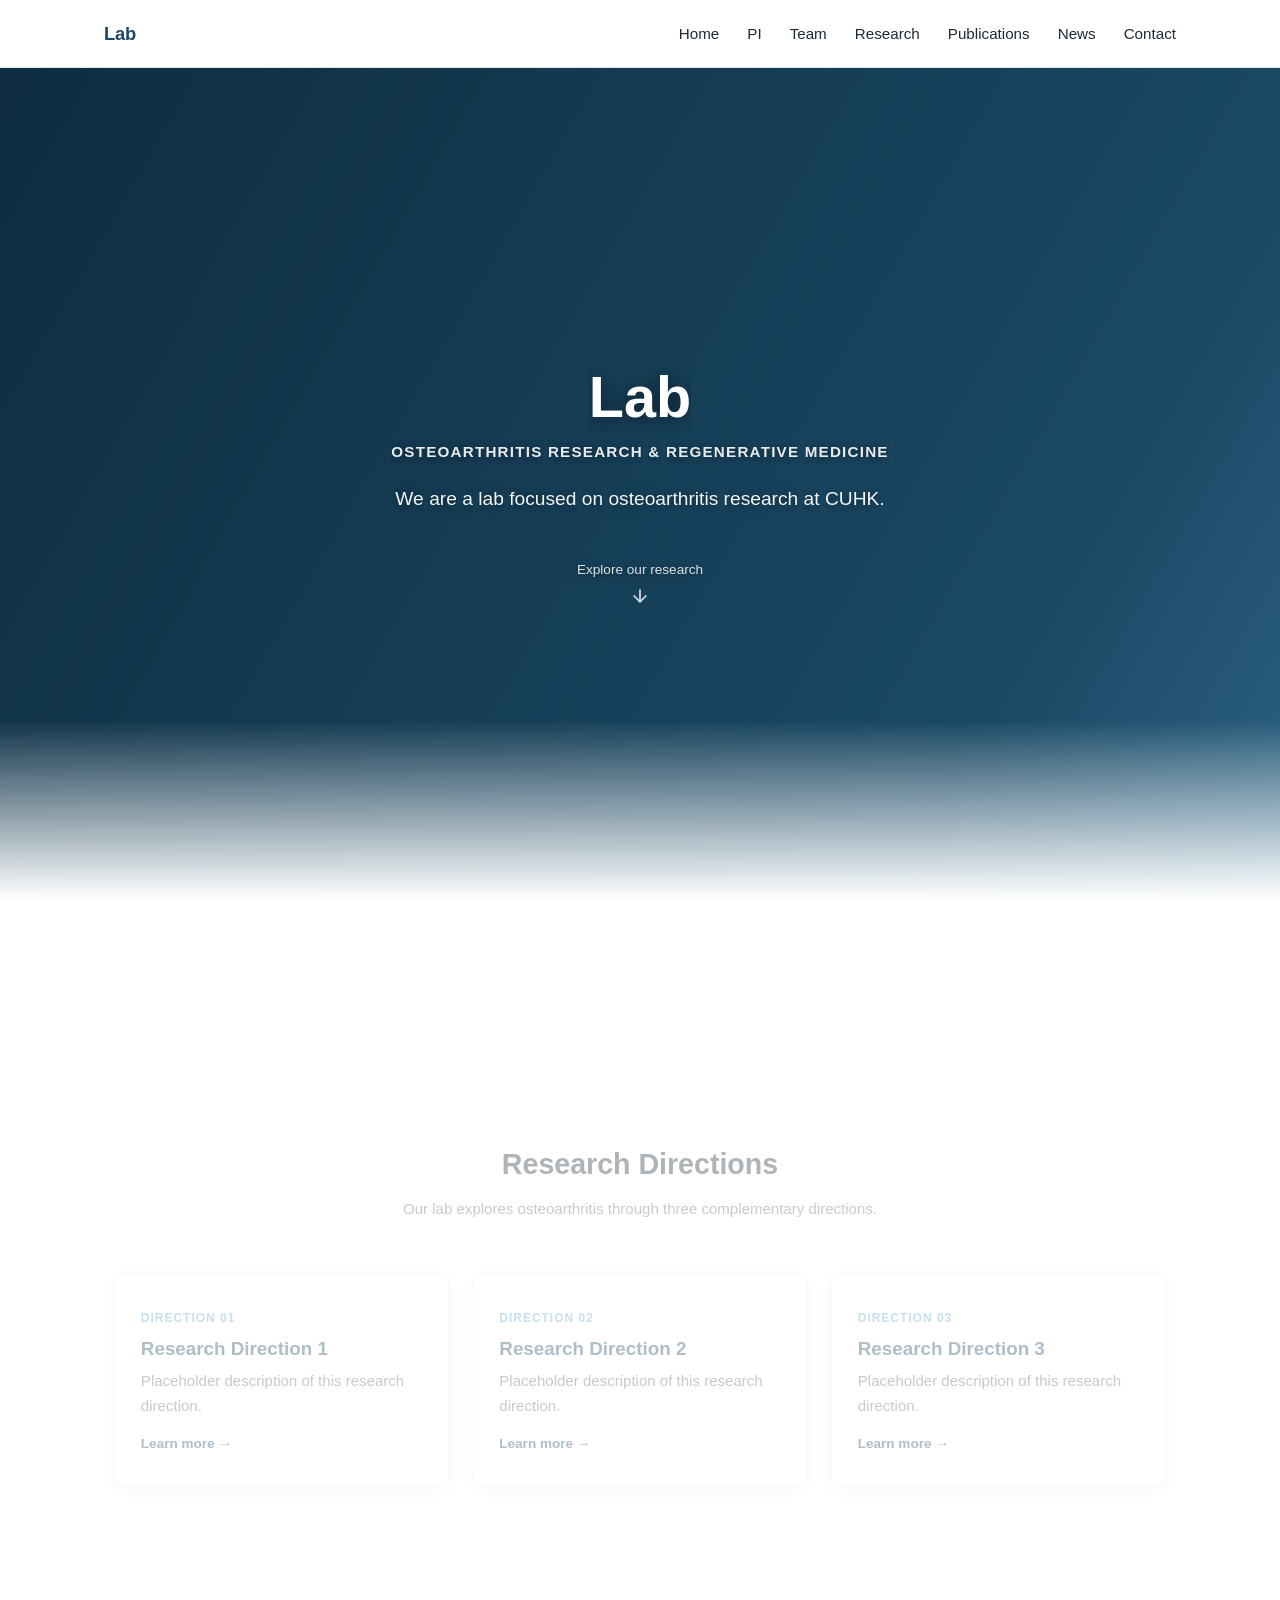
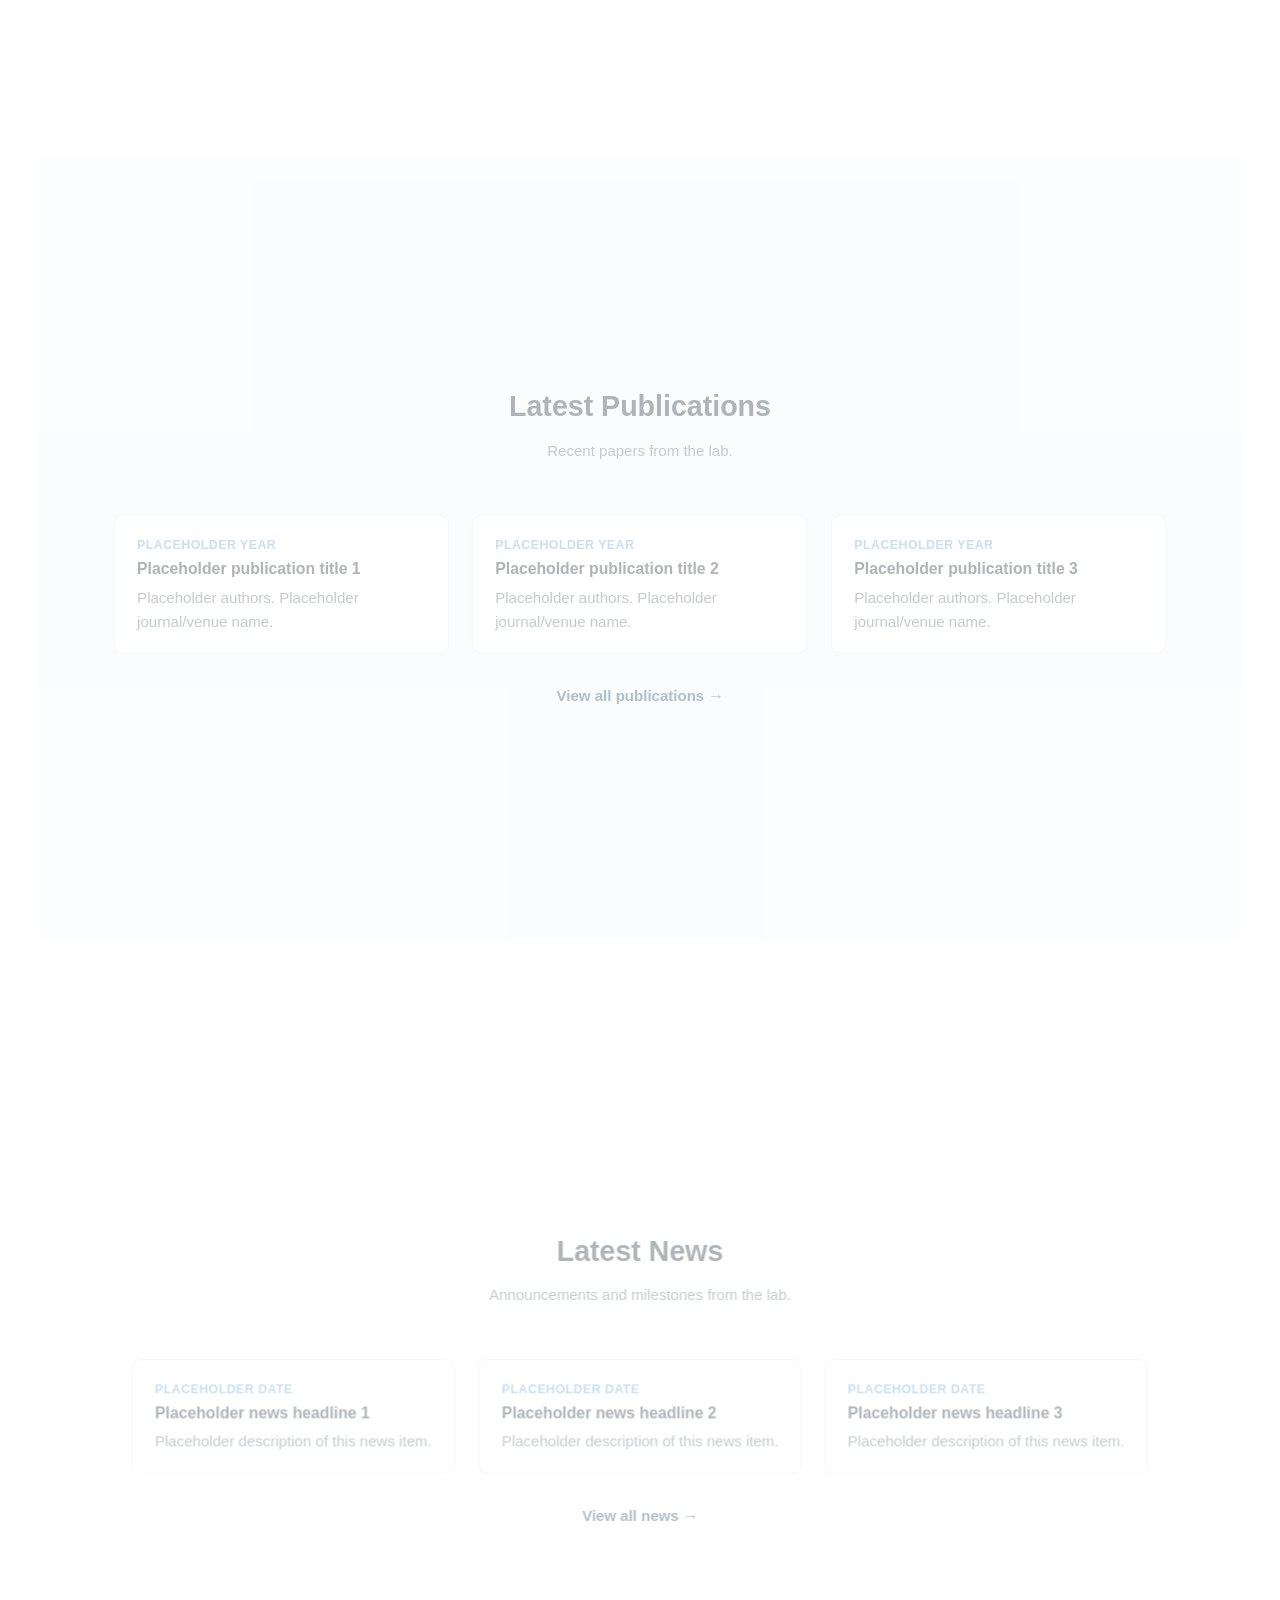
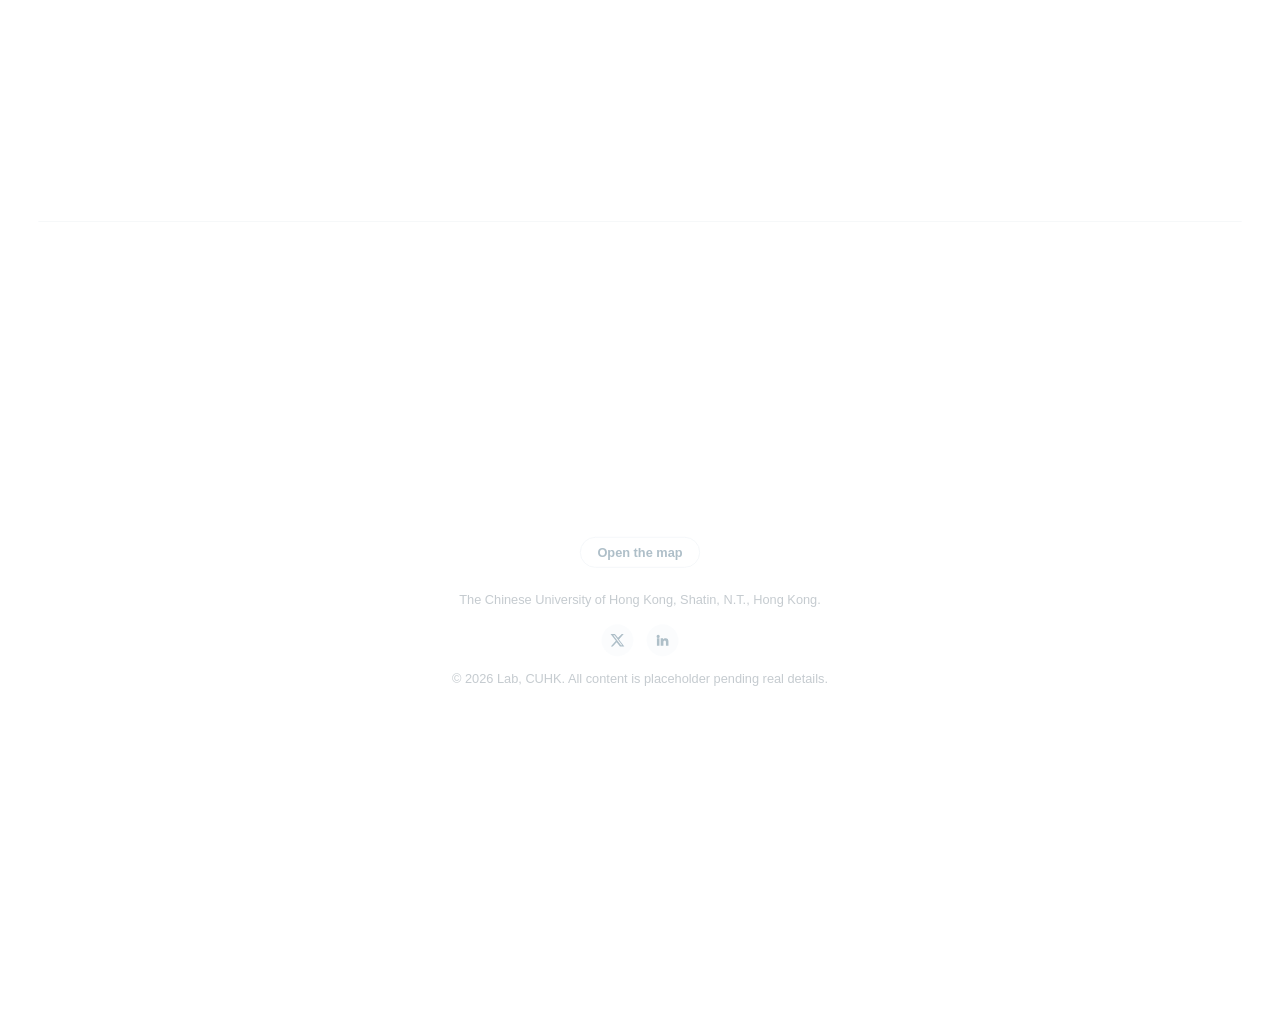
<file: index.html>
<!doctype html>
<html lang="en" class="snap-page">
<head>
<meta charset="UTF-8">
<meta name="viewport" content="width=device-width, initial-scale=1.0">
<title>Lab | Osteoarthritis Research, CUHK</title>
<meta name="description" content="Our lab at CUHK researches the biology, mechanics, and treatment of osteoarthritis. Meet our PI, our team, and our research directions.">
<link rel="stylesheet" href="css/style.css">
</head>
<body>
<header class="site-header">
  <nav class="nav">
    <a href="index.html" class="nav-brand">Lab</a>
    <button class="nav-toggle" id="navToggle" aria-label="Toggle navigation" aria-expanded="false">
      <span></span><span></span><span></span>
    </button>
    <ul class="nav-links" id="navLinks">
      <li><a href="index.html" aria-current="page">Home</a></li>
      <li><a href="pi.html">PI</a></li>
      <li><a href="team.html">Team</a></li>
      <li><a href="index.html#research">Research</a></li>
      <li><a href="publications.html">Publications</a></li>
      <li><a href="news.html">News</a></li>
      <li><a href="contact.html">Contact</a></li>
    </ul>
  </nav>
</header>

<main>
  <section class="hero">
    <div class="hero-media"></div>
    <div class="hero-fade"></div>
    <div class="hero-content">
      <h1 class="hero-title">Lab</h1>
      <p class="tagline">Osteoarthritis Research &amp; Regenerative Medicine</p>
      <p class="lede">We are a lab focused on osteoarthritis research at CUHK.</p>
      <a href="#research" class="scroll-cue">
        Explore our research
        <svg width="20" height="20" viewBox="0 0 24 24" fill="none" stroke="currentColor" stroke-width="2" stroke-linecap="round" stroke-linejoin="round"><path d="M12 5v14M5 12l7 7 7-7"/></svg>
      </a>
    </div>
  </section>

  <section class="section" id="research">
    <div class="section-heading reveal">
      <h2>Research Directions</h2>
      <p>Our lab explores osteoarthritis through three complementary directions.</p>
    </div>
    <div class="panel-grid">
      <a class="panel-card reveal" href="research-1.html">
        <span class="panel-index">DIRECTION 01</span>
        <h3>Research Direction 1</h3>
        <p>Placeholder description of this research direction.</p>
        <span class="panel-link">Learn more →</span>
      </a>
      <a class="panel-card reveal" href="research-2.html">
        <span class="panel-index">DIRECTION 02</span>
        <h3>Research Direction 2</h3>
        <p>Placeholder description of this research direction.</p>
        <span class="panel-link">Learn more →</span>
      </a>
      <a class="panel-card reveal" href="research-3.html">
        <span class="panel-index">DIRECTION 03</span>
        <h3>Research Direction 3</h3>
        <p>Placeholder description of this research direction.</p>
        <span class="panel-link">Learn more →</span>
      </a>
    </div>
  </section>

  <section class="section section-alt">
    <div class="section-heading reveal">
      <h2>Latest Publications</h2>
      <p>Recent papers from the lab.</p>
    </div>
    <div class="preview-grid reveal">
      <div class="list-item">
        <div class="meta">Placeholder Year</div>
        <h3>Placeholder publication title 1</h3>
        <p>Placeholder authors. Placeholder journal/venue name.</p>
      </div>
      <div class="list-item">
        <div class="meta">Placeholder Year</div>
        <h3>Placeholder publication title 2</h3>
        <p>Placeholder authors. Placeholder journal/venue name.</p>
      </div>
      <div class="list-item">
        <div class="meta">Placeholder Year</div>
        <h3>Placeholder publication title 3</h3>
        <p>Placeholder authors. Placeholder journal/venue name.</p>
      </div>
    </div>
    <p class="section-foot"><a href="publications.html">View all publications &rarr;</a></p>
  </section>

  <section class="section">
    <div class="section-heading reveal">
      <h2>Latest News</h2>
      <p>Announcements and milestones from the lab.</p>
    </div>
    <div class="preview-grid reveal">
      <div class="list-item">
        <div class="meta">Placeholder Date</div>
        <h3>Placeholder news headline 1</h3>
        <p>Placeholder description of this news item.</p>
      </div>
      <div class="list-item">
        <div class="meta">Placeholder Date</div>
        <h3>Placeholder news headline 2</h3>
        <p>Placeholder description of this news item.</p>
      </div>
      <div class="list-item">
        <div class="meta">Placeholder Date</div>
        <h3>Placeholder news headline 3</h3>
        <p>Placeholder description of this news item.</p>
      </div>
    </div>
    <p class="section-foot"><a href="news.html">View all news &rarr;</a></p>
  </section>
</main>

<footer class="site-footer">
  <div class="footer-inner">
    <button type="button" class="map-toggle" id="mapToggle" aria-expanded="false" aria-controls="mapEmbed">Open the map</button>
    <div class="map-embed" id="mapEmbed" hidden>
      <iframe src="https://www.google.com/maps?q=The+Chinese+University+of+Hong+Kong&output=embed" width="100%" height="280" style="border:0" loading="lazy" referrerpolicy="no-referrer-when-downgrade" title="Lab location map"></iframe>
    </div>
    <div class="footer-meta">
      <p>The Chinese University of Hong Kong, Shatin, N.T., Hong Kong.</p>
      <div class="social-links">
        <a href="#" aria-label="Lab on X (Twitter)">
          <svg width="16" height="16" viewBox="0 0 24 24" fill="currentColor" aria-hidden="true"><path d="M18.9 2H22l-7.6 8.7L23 22h-6.9l-5.4-6.6L4.5 22H1.4l8.1-9.3L1 2h7l4.9 6 6-6zm-1.2 18h1.9L7.4 4H5.3l12.4 16z"/></svg>
        </a>
        <a href="#" aria-label="Lab on LinkedIn">
          <svg width="16" height="16" viewBox="0 0 24 24" fill="currentColor" aria-hidden="true"><path d="M4.98 3.5a2.5 2.5 0 1 1 0 5 2.5 2.5 0 0 1 0-5zM3 9h4v12H3zM9 9h3.8v1.7h.05c.53-.95 1.83-1.95 3.77-1.95 4.03 0 4.78 2.5 4.78 5.75V21h-4v-5.6c0-1.34-.02-3.06-1.87-3.06-1.87 0-2.16 1.46-2.16 2.96V21H9z"/></svg>
        </a>
      </div>
      <p class="copyright">&copy; 2026 Lab, CUHK. All content is placeholder pending real details.</p>
    </div>
  </div>
</footer>

<script src="js/main.js"></script>
</body>
</html>
</file>
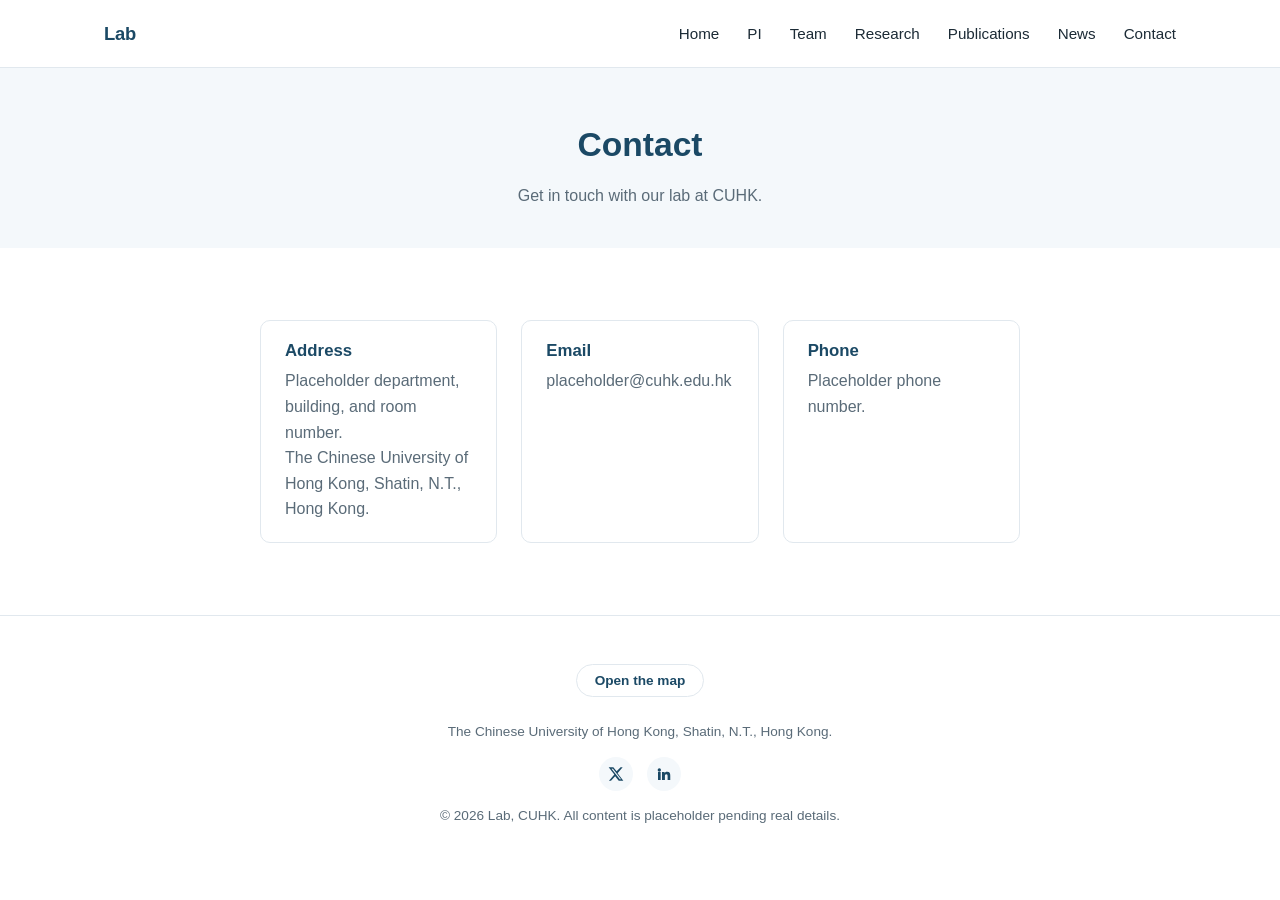
<file: contact.html>
<!doctype html>
<html lang="en">
<head>
<meta charset="UTF-8">
<meta name="viewport" content="width=device-width, initial-scale=1.0">
<title>Contact | Lab</title>
<meta name="description" content="Contact our lab, an osteoarthritis research group at CUHK.">
<link rel="stylesheet" href="css/style.css">
</head>
<body>
<header class="site-header">
  <nav class="nav">
    <a href="index.html" class="nav-brand">Lab</a>
    <button class="nav-toggle" id="navToggle" aria-label="Toggle navigation" aria-expanded="false">
      <span></span><span></span><span></span>
    </button>
    <ul class="nav-links" id="navLinks">
      <li><a href="index.html">Home</a></li>
      <li><a href="pi.html">PI</a></li>
      <li><a href="team.html">Team</a></li>
      <li><a href="index.html#research">Research</a></li>
      <li><a href="publications.html">Publications</a></li>
      <li><a href="news.html">News</a></li>
      <li><a href="contact.html" aria-current="page">Contact</a></li>
    </ul>
  </nav>
</header>

<main>
  <header class="page-header">
    <h1>Contact</h1>
    <p>Get in touch with our lab at CUHK.</p>
  </header>

  <section class="section">
    <div class="contact-grid">
      <div class="list-item reveal">
        <h3>Address</h3>
        <p>Placeholder department, building, and room number.<br>The Chinese University of Hong Kong, Shatin, N.T., Hong Kong.</p>
      </div>
      <div class="list-item reveal">
        <h3>Email</h3>
        <p>placeholder@cuhk.edu.hk</p>
      </div>
      <div class="list-item reveal">
        <h3>Phone</h3>
        <p>Placeholder phone number.</p>
      </div>
    </div>
  </section>
</main>

<footer class="site-footer">
  <div class="footer-inner">
    <button type="button" class="map-toggle" id="mapToggle" aria-expanded="false" aria-controls="mapEmbed">Open the map</button>
    <div class="map-embed" id="mapEmbed" hidden>
      <iframe src="https://www.google.com/maps?q=The+Chinese+University+of+Hong+Kong&output=embed" width="100%" height="280" style="border:0" loading="lazy" referrerpolicy="no-referrer-when-downgrade" title="Lab location map"></iframe>
    </div>
    <div class="footer-meta">
      <p>The Chinese University of Hong Kong, Shatin, N.T., Hong Kong.</p>
      <div class="social-links">
        <a href="#" aria-label="Lab on X (Twitter)">
          <svg width="16" height="16" viewBox="0 0 24 24" fill="currentColor" aria-hidden="true"><path d="M18.9 2H22l-7.6 8.7L23 22h-6.9l-5.4-6.6L4.5 22H1.4l8.1-9.3L1 2h7l4.9 6 6-6zm-1.2 18h1.9L7.4 4H5.3l12.4 16z"/></svg>
        </a>
        <a href="#" aria-label="Lab on LinkedIn">
          <svg width="16" height="16" viewBox="0 0 24 24" fill="currentColor" aria-hidden="true"><path d="M4.98 3.5a2.5 2.5 0 1 1 0 5 2.5 2.5 0 0 1 0-5zM3 9h4v12H3zM9 9h3.8v1.7h.05c.53-.95 1.83-1.95 3.77-1.95 4.03 0 4.78 2.5 4.78 5.75V21h-4v-5.6c0-1.34-.02-3.06-1.87-3.06-1.87 0-2.16 1.46-2.16 2.96V21H9z"/></svg>
        </a>
      </div>
      <p class="copyright">&copy; 2026 Lab, CUHK. All content is placeholder pending real details.</p>
    </div>
  </div>
</footer>

<script src="js/main.js"></script>
</body>
</html>
</file>
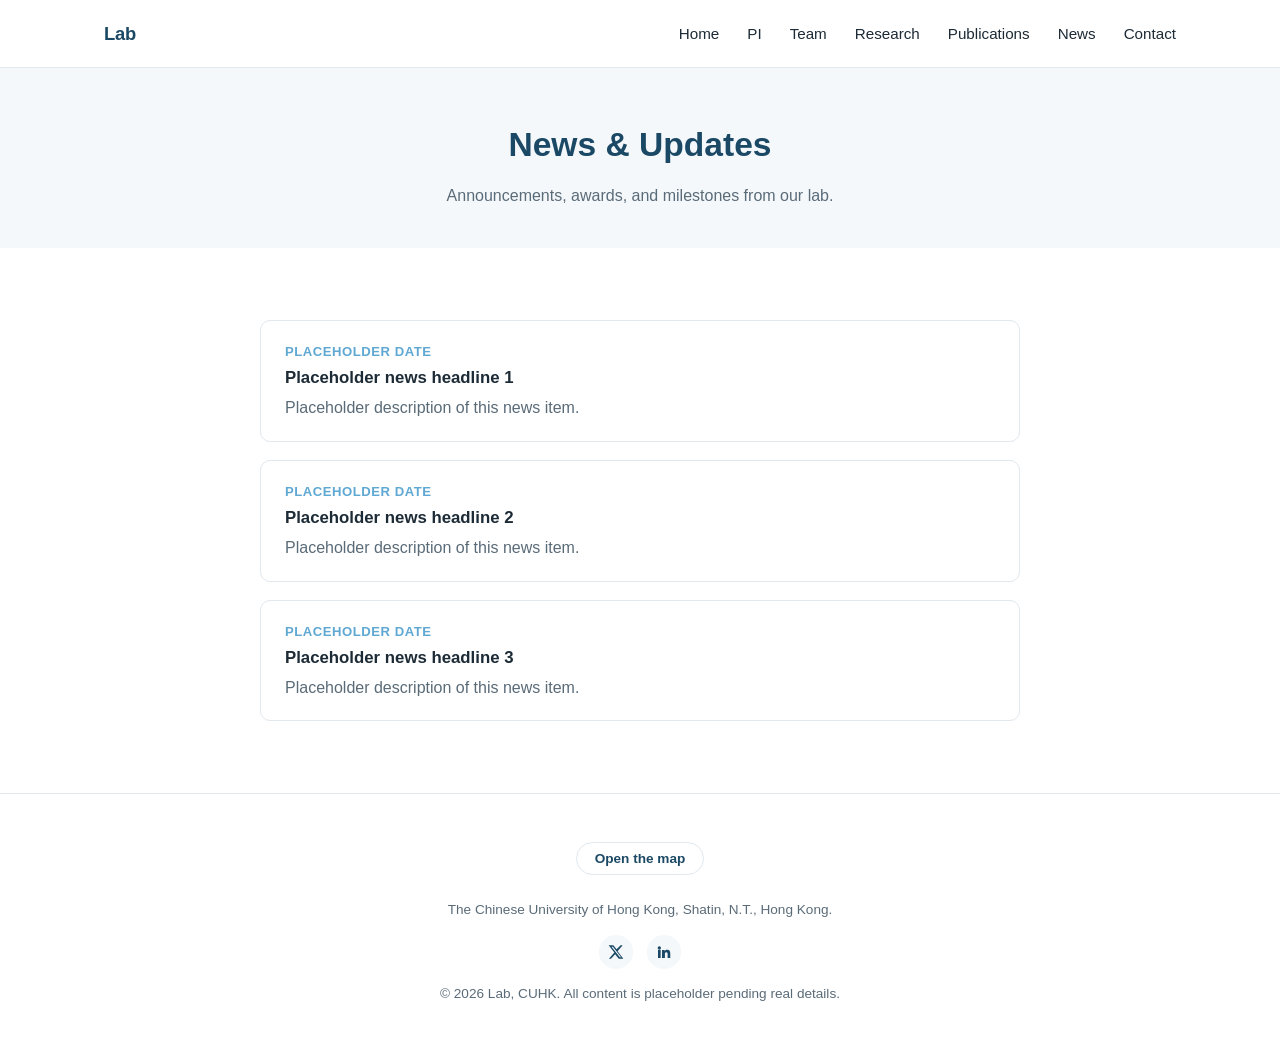
<file: news.html>
<!doctype html>
<html lang="en">
<head>
<meta charset="UTF-8">
<meta name="viewport" content="width=device-width, initial-scale=1.0">
<title>News | Lab</title>
<meta name="description" content="News and updates from our lab, an osteoarthritis research group at CUHK.">
<link rel="stylesheet" href="css/style.css">
</head>
<body>
<header class="site-header">
  <nav class="nav">
    <a href="index.html" class="nav-brand">Lab</a>
    <button class="nav-toggle" id="navToggle" aria-label="Toggle navigation" aria-expanded="false">
      <span></span><span></span><span></span>
    </button>
    <ul class="nav-links" id="navLinks">
      <li><a href="index.html">Home</a></li>
      <li><a href="pi.html">PI</a></li>
      <li><a href="team.html">Team</a></li>
      <li><a href="index.html#research">Research</a></li>
      <li><a href="publications.html">Publications</a></li>
      <li><a href="news.html" aria-current="page">News</a></li>
      <li><a href="contact.html">Contact</a></li>
    </ul>
  </nav>
</header>

<main>
  <header class="page-header">
    <h1>News &amp; Updates</h1>
    <p>Announcements, awards, and milestones from our lab.</p>
  </header>

  <section class="section">
    <div class="list-block">
      <div class="list-item reveal">
        <div class="meta">Placeholder Date</div>
        <h3>Placeholder news headline 1</h3>
        <p>Placeholder description of this news item.</p>
      </div>
      <div class="list-item reveal">
        <div class="meta">Placeholder Date</div>
        <h3>Placeholder news headline 2</h3>
        <p>Placeholder description of this news item.</p>
      </div>
      <div class="list-item reveal">
        <div class="meta">Placeholder Date</div>
        <h3>Placeholder news headline 3</h3>
        <p>Placeholder description of this news item.</p>
      </div>
    </div>
  </section>
</main>

<footer class="site-footer">
  <div class="footer-inner">
    <button type="button" class="map-toggle" id="mapToggle" aria-expanded="false" aria-controls="mapEmbed">Open the map</button>
    <div class="map-embed" id="mapEmbed" hidden>
      <iframe src="https://www.google.com/maps?q=The+Chinese+University+of+Hong+Kong&output=embed" width="100%" height="280" style="border:0" loading="lazy" referrerpolicy="no-referrer-when-downgrade" title="Lab location map"></iframe>
    </div>
    <div class="footer-meta">
      <p>The Chinese University of Hong Kong, Shatin, N.T., Hong Kong.</p>
      <div class="social-links">
        <a href="#" aria-label="Lab on X (Twitter)">
          <svg width="16" height="16" viewBox="0 0 24 24" fill="currentColor" aria-hidden="true"><path d="M18.9 2H22l-7.6 8.7L23 22h-6.9l-5.4-6.6L4.5 22H1.4l8.1-9.3L1 2h7l4.9 6 6-6zm-1.2 18h1.9L7.4 4H5.3l12.4 16z"/></svg>
        </a>
        <a href="#" aria-label="Lab on LinkedIn">
          <svg width="16" height="16" viewBox="0 0 24 24" fill="currentColor" aria-hidden="true"><path d="M4.98 3.5a2.5 2.5 0 1 1 0 5 2.5 2.5 0 0 1 0-5zM3 9h4v12H3zM9 9h3.8v1.7h.05c.53-.95 1.83-1.95 3.77-1.95 4.03 0 4.78 2.5 4.78 5.75V21h-4v-5.6c0-1.34-.02-3.06-1.87-3.06-1.87 0-2.16 1.46-2.16 2.96V21H9z"/></svg>
        </a>
      </div>
      <p class="copyright">&copy; 2026 Lab, CUHK. All content is placeholder pending real details.</p>
    </div>
  </div>
</footer>

<script src="js/main.js"></script>
</body>
</html>
</file>
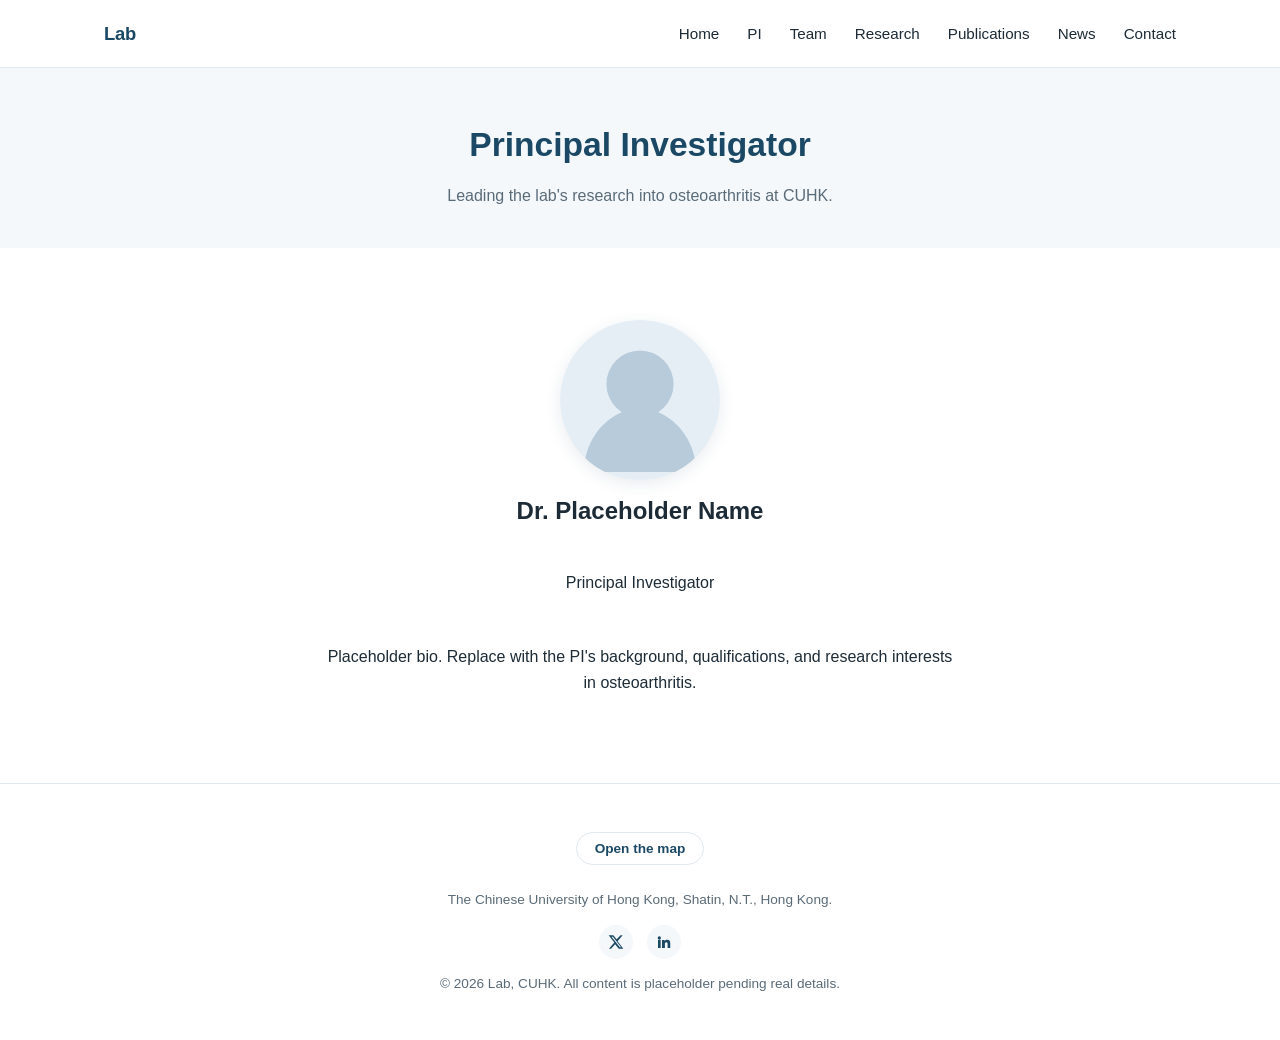
<file: pi.html>
<!doctype html>
<html lang="en">
<head>
<meta charset="UTF-8">
<meta name="viewport" content="width=device-width, initial-scale=1.0">
<title>Principal Investigator | Lab</title>
<meta name="description" content="Meet the Principal Investigator of our lab, an osteoarthritis research group at CUHK.">
<link rel="stylesheet" href="css/style.css">
</head>
<body>
<header class="site-header">
  <nav class="nav">
    <a href="index.html" class="nav-brand">Lab</a>
    <button class="nav-toggle" id="navToggle" aria-label="Toggle navigation" aria-expanded="false">
      <span></span><span></span><span></span>
    </button>
    <ul class="nav-links" id="navLinks">
      <li><a href="index.html">Home</a></li>
      <li><a href="pi.html" aria-current="page">PI</a></li>
      <li><a href="team.html">Team</a></li>
      <li><a href="index.html#research">Research</a></li>
      <li><a href="publications.html">Publications</a></li>
      <li><a href="news.html">News</a></li>
      <li><a href="contact.html">Contact</a></li>
    </ul>
  </nav>
</header>

<main>
  <header class="page-header">
    <h1>Principal Investigator</h1>
    <p>Leading the lab's research into osteoarthritis at CUHK.</p>
  </header>

  <section class="section">
    <div class="pi-profile reveal">
      <img src="assets/avatar.svg" alt="Placeholder photo of the Principal Investigator" width="160" height="160">
      <h2>Dr. Placeholder Name</h2>
      <p class="role">Principal Investigator</p>
      <p class="bio">Placeholder bio. Replace with the PI's background, qualifications, and research interests in osteoarthritis.</p>
    </div>
  </section>
</main>

<footer class="site-footer">
  <div class="footer-inner">
    <button type="button" class="map-toggle" id="mapToggle" aria-expanded="false" aria-controls="mapEmbed">Open the map</button>
    <div class="map-embed" id="mapEmbed" hidden>
      <iframe src="https://www.google.com/maps?q=The+Chinese+University+of+Hong+Kong&output=embed" width="100%" height="280" style="border:0" loading="lazy" referrerpolicy="no-referrer-when-downgrade" title="Lab location map"></iframe>
    </div>
    <div class="footer-meta">
      <p>The Chinese University of Hong Kong, Shatin, N.T., Hong Kong.</p>
      <div class="social-links">
        <a href="#" aria-label="Lab on X (Twitter)">
          <svg width="16" height="16" viewBox="0 0 24 24" fill="currentColor" aria-hidden="true"><path d="M18.9 2H22l-7.6 8.7L23 22h-6.9l-5.4-6.6L4.5 22H1.4l8.1-9.3L1 2h7l4.9 6 6-6zm-1.2 18h1.9L7.4 4H5.3l12.4 16z"/></svg>
        </a>
        <a href="#" aria-label="Lab on LinkedIn">
          <svg width="16" height="16" viewBox="0 0 24 24" fill="currentColor" aria-hidden="true"><path d="M4.98 3.5a2.5 2.5 0 1 1 0 5 2.5 2.5 0 0 1 0-5zM3 9h4v12H3zM9 9h3.8v1.7h.05c.53-.95 1.83-1.95 3.77-1.95 4.03 0 4.78 2.5 4.78 5.75V21h-4v-5.6c0-1.34-.02-3.06-1.87-3.06-1.87 0-2.16 1.46-2.16 2.96V21H9z"/></svg>
        </a>
      </div>
      <p class="copyright">&copy; 2026 Lab, CUHK. All content is placeholder pending real details.</p>
    </div>
  </div>
</footer>

<script src="js/main.js"></script>
</body>
</html>
</file>
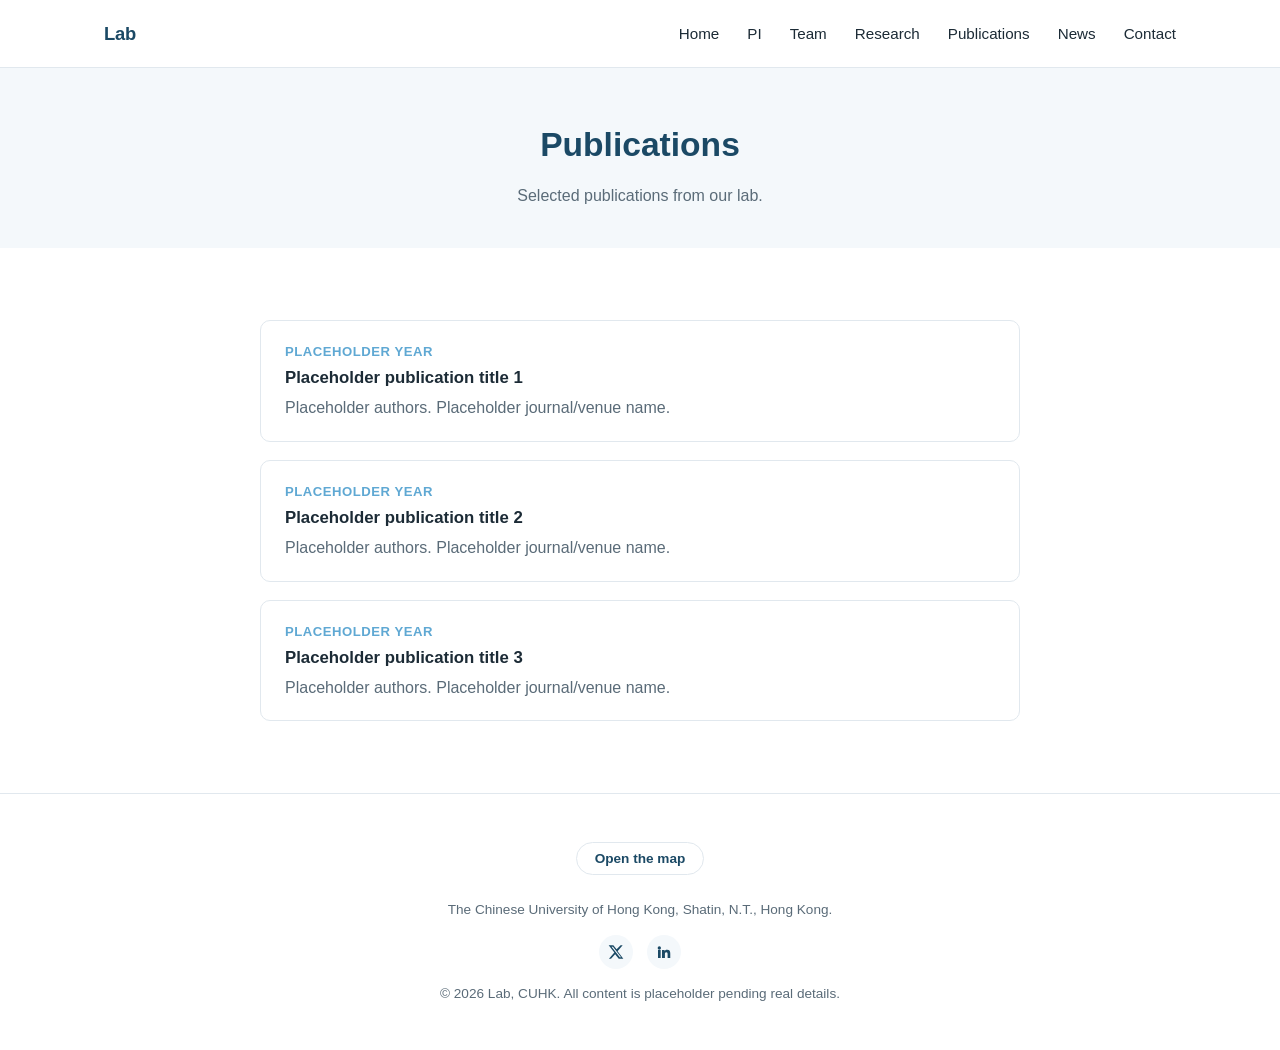
<file: publications.html>
<!doctype html>
<html lang="en">
<head>
<meta charset="UTF-8">
<meta name="viewport" content="width=device-width, initial-scale=1.0">
<title>Publications | Lab</title>
<meta name="description" content="Publications from our lab, an osteoarthritis research group at CUHK.">
<link rel="stylesheet" href="css/style.css">
</head>
<body>
<header class="site-header">
  <nav class="nav">
    <a href="index.html" class="nav-brand">Lab</a>
    <button class="nav-toggle" id="navToggle" aria-label="Toggle navigation" aria-expanded="false">
      <span></span><span></span><span></span>
    </button>
    <ul class="nav-links" id="navLinks">
      <li><a href="index.html">Home</a></li>
      <li><a href="pi.html">PI</a></li>
      <li><a href="team.html">Team</a></li>
      <li><a href="index.html#research">Research</a></li>
      <li><a href="publications.html" aria-current="page">Publications</a></li>
      <li><a href="news.html">News</a></li>
      <li><a href="contact.html">Contact</a></li>
    </ul>
  </nav>
</header>

<main>
  <header class="page-header">
    <h1>Publications</h1>
    <p>Selected publications from our lab.</p>
  </header>

  <section class="section">
    <div class="list-block">
      <div class="list-item reveal">
        <div class="meta">Placeholder Year</div>
        <h3>Placeholder publication title 1</h3>
        <p>Placeholder authors. Placeholder journal/venue name.</p>
      </div>
      <div class="list-item reveal">
        <div class="meta">Placeholder Year</div>
        <h3>Placeholder publication title 2</h3>
        <p>Placeholder authors. Placeholder journal/venue name.</p>
      </div>
      <div class="list-item reveal">
        <div class="meta">Placeholder Year</div>
        <h3>Placeholder publication title 3</h3>
        <p>Placeholder authors. Placeholder journal/venue name.</p>
      </div>
    </div>
  </section>
</main>

<footer class="site-footer">
  <div class="footer-inner">
    <button type="button" class="map-toggle" id="mapToggle" aria-expanded="false" aria-controls="mapEmbed">Open the map</button>
    <div class="map-embed" id="mapEmbed" hidden>
      <iframe src="https://www.google.com/maps?q=The+Chinese+University+of+Hong+Kong&output=embed" width="100%" height="280" style="border:0" loading="lazy" referrerpolicy="no-referrer-when-downgrade" title="Lab location map"></iframe>
    </div>
    <div class="footer-meta">
      <p>The Chinese University of Hong Kong, Shatin, N.T., Hong Kong.</p>
      <div class="social-links">
        <a href="#" aria-label="Lab on X (Twitter)">
          <svg width="16" height="16" viewBox="0 0 24 24" fill="currentColor" aria-hidden="true"><path d="M18.9 2H22l-7.6 8.7L23 22h-6.9l-5.4-6.6L4.5 22H1.4l8.1-9.3L1 2h7l4.9 6 6-6zm-1.2 18h1.9L7.4 4H5.3l12.4 16z"/></svg>
        </a>
        <a href="#" aria-label="Lab on LinkedIn">
          <svg width="16" height="16" viewBox="0 0 24 24" fill="currentColor" aria-hidden="true"><path d="M4.98 3.5a2.5 2.5 0 1 1 0 5 2.5 2.5 0 0 1 0-5zM3 9h4v12H3zM9 9h3.8v1.7h.05c.53-.95 1.83-1.95 3.77-1.95 4.03 0 4.78 2.5 4.78 5.75V21h-4v-5.6c0-1.34-.02-3.06-1.87-3.06-1.87 0-2.16 1.46-2.16 2.96V21H9z"/></svg>
        </a>
      </div>
      <p class="copyright">&copy; 2026 Lab, CUHK. All content is placeholder pending real details.</p>
    </div>
  </div>
</footer>

<script src="js/main.js"></script>
</body>
</html>
</file>
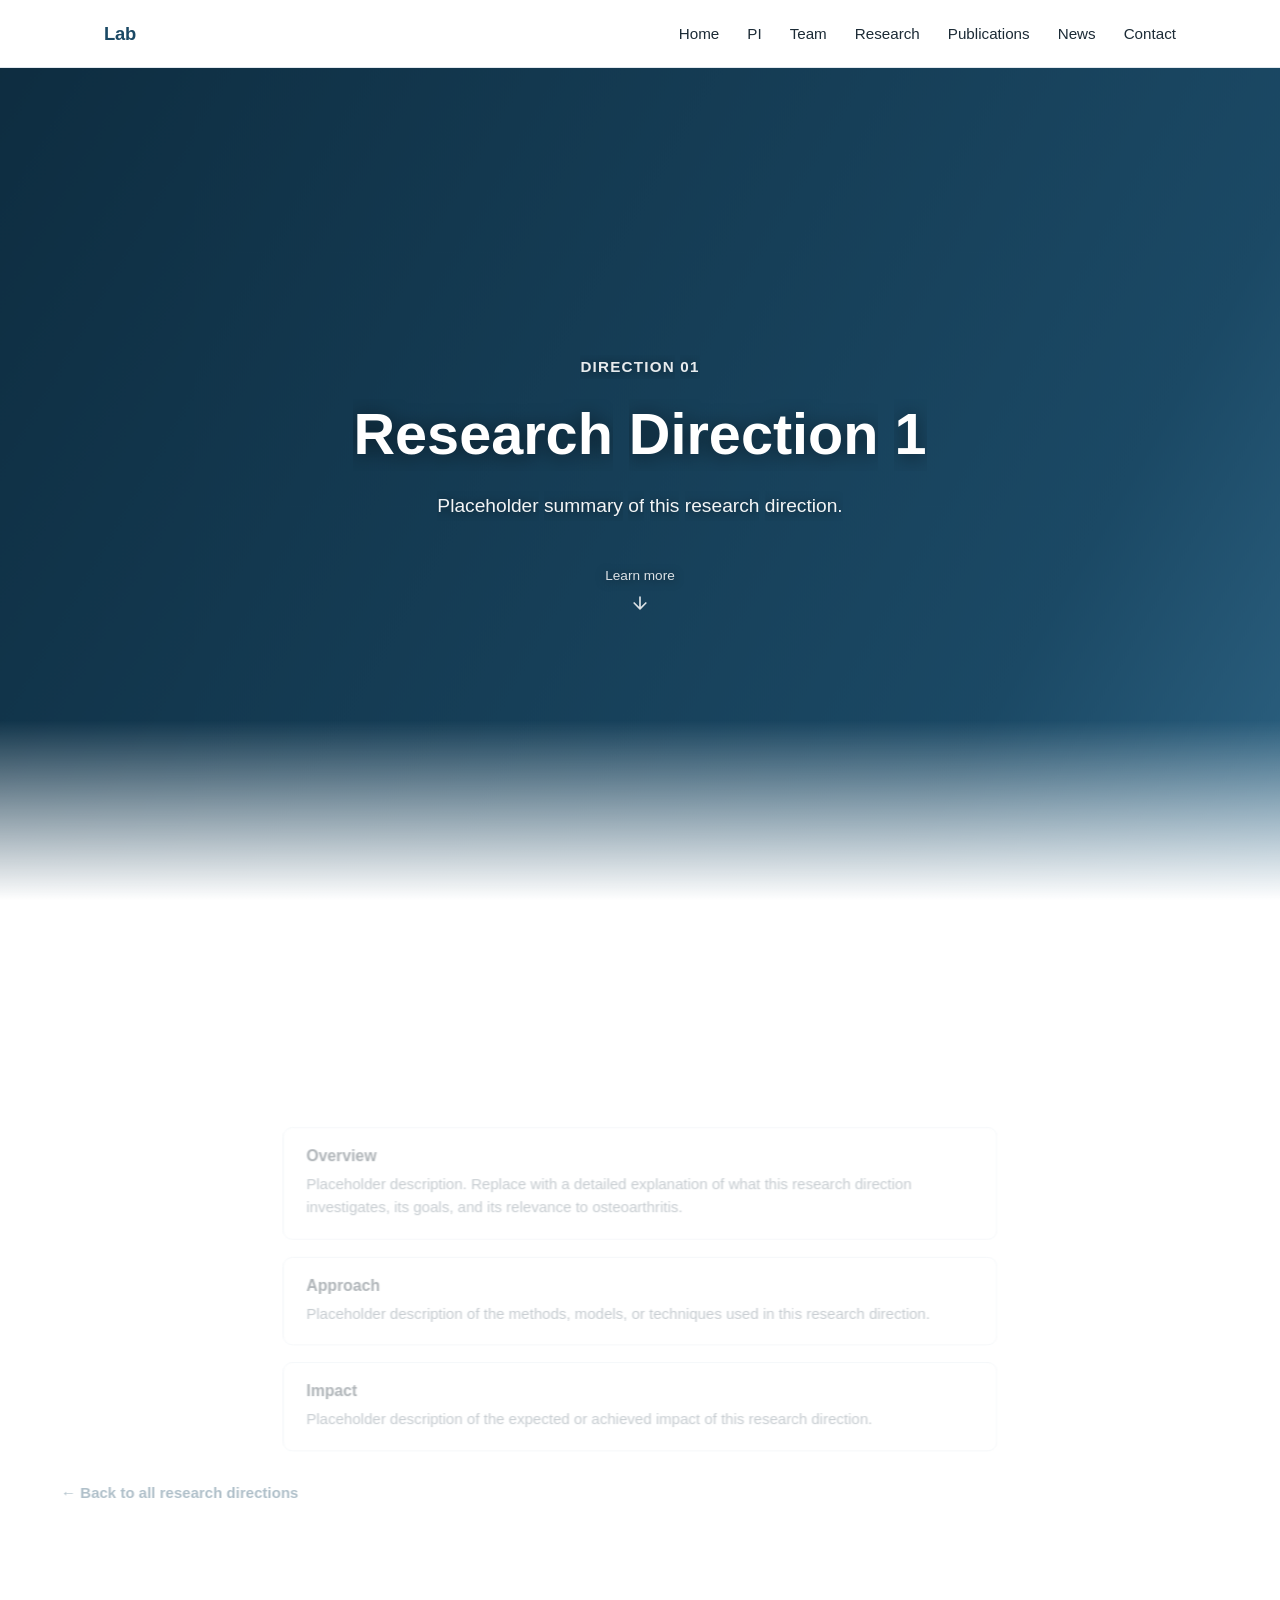
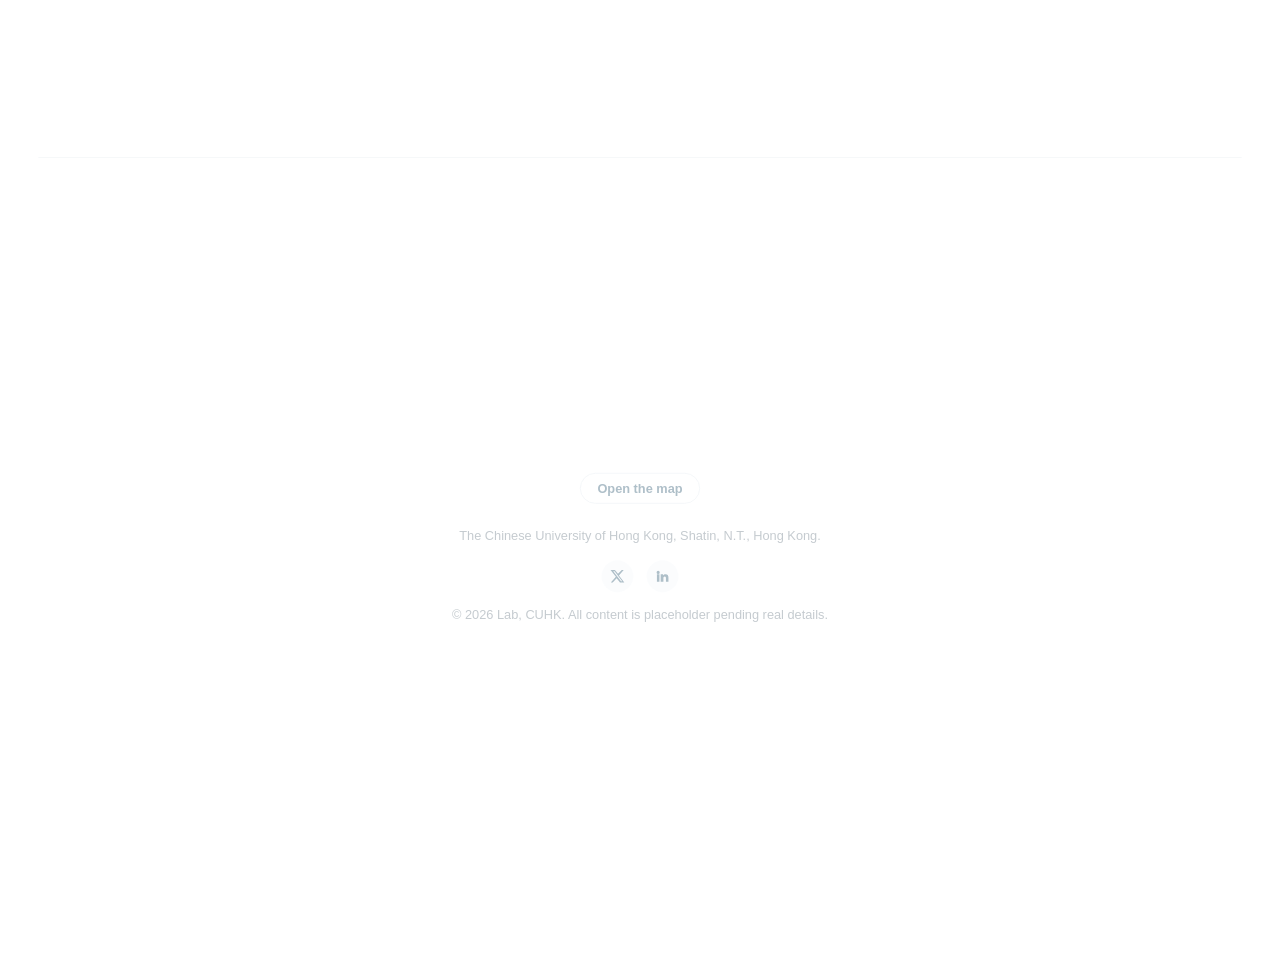
<file: research-1.html>
<!doctype html>
<html lang="en" class="snap-page">
<head>
<meta charset="UTF-8">
<meta name="viewport" content="width=device-width, initial-scale=1.0">
<title>Research Direction 1 | Lab</title>
<meta name="description" content="Details on Research Direction 1 at our lab, CUHK's osteoarthritis research group.">
<link rel="stylesheet" href="css/style.css">
</head>
<body>
<header class="site-header">
  <nav class="nav">
    <a href="index.html" class="nav-brand">Lab</a>
    <button class="nav-toggle" id="navToggle" aria-label="Toggle navigation" aria-expanded="false">
      <span></span><span></span><span></span>
    </button>
    <ul class="nav-links" id="navLinks">
      <li><a href="index.html">Home</a></li>
      <li><a href="pi.html">PI</a></li>
      <li><a href="team.html">Team</a></li>
      <li><a href="index.html#research" aria-current="page">Research</a></li>
      <li><a href="publications.html">Publications</a></li>
      <li><a href="news.html">News</a></li>
      <li><a href="contact.html">Contact</a></li>
    </ul>
  </nav>
</header>

<main>
  <section class="hero">
    <div class="hero-media"></div>
    <div class="hero-fade"></div>
    <div class="hero-content">
      <p class="tagline">Direction 01</p>
      <h1 class="hero-title">Research Direction 1</h1>
      <p class="lede">Placeholder summary of this research direction.</p>
      <a href="#details" class="scroll-cue">
        Learn more
        <svg width="20" height="20" viewBox="0 0 24 24" fill="none" stroke="currentColor" stroke-width="2" stroke-linecap="round" stroke-linejoin="round"><path d="M12 5v14M5 12l7 7 7-7"/></svg>
      </a>
    </div>
  </section>

  <section class="section" id="details">
    <div class="list-block">
      <div class="list-item reveal">
        <h3>Overview</h3>
        <p>Placeholder description. Replace with a detailed explanation of what this research direction investigates, its goals, and its relevance to osteoarthritis.</p>
      </div>
      <div class="list-item reveal">
        <h3>Approach</h3>
        <p>Placeholder description of the methods, models, or techniques used in this research direction.</p>
      </div>
      <div class="list-item reveal">
        <h3>Impact</h3>
        <p>Placeholder description of the expected or achieved impact of this research direction.</p>
      </div>
    </div>
    <a href="index.html#research" class="back-link">&larr; Back to all research directions</a>
  </section>
</main>

<footer class="site-footer">
  <div class="footer-inner">
    <button type="button" class="map-toggle" id="mapToggle" aria-expanded="false" aria-controls="mapEmbed">Open the map</button>
    <div class="map-embed" id="mapEmbed" hidden>
      <iframe src="https://www.google.com/maps?q=The+Chinese+University+of+Hong+Kong&output=embed" width="100%" height="280" style="border:0" loading="lazy" referrerpolicy="no-referrer-when-downgrade" title="Lab location map"></iframe>
    </div>
    <div class="footer-meta">
      <p>The Chinese University of Hong Kong, Shatin, N.T., Hong Kong.</p>
      <div class="social-links">
        <a href="#" aria-label="Lab on X (Twitter)">
          <svg width="16" height="16" viewBox="0 0 24 24" fill="currentColor" aria-hidden="true"><path d="M18.9 2H22l-7.6 8.7L23 22h-6.9l-5.4-6.6L4.5 22H1.4l8.1-9.3L1 2h7l4.9 6 6-6zm-1.2 18h1.9L7.4 4H5.3l12.4 16z"/></svg>
        </a>
        <a href="#" aria-label="Lab on LinkedIn">
          <svg width="16" height="16" viewBox="0 0 24 24" fill="currentColor" aria-hidden="true"><path d="M4.98 3.5a2.5 2.5 0 1 1 0 5 2.5 2.5 0 0 1 0-5zM3 9h4v12H3zM9 9h3.8v1.7h.05c.53-.95 1.83-1.95 3.77-1.95 4.03 0 4.78 2.5 4.78 5.75V21h-4v-5.6c0-1.34-.02-3.06-1.87-3.06-1.87 0-2.16 1.46-2.16 2.96V21H9z"/></svg>
        </a>
      </div>
      <p class="copyright">&copy; 2026 Lab, CUHK. All content is placeholder pending real details.</p>
    </div>
  </div>
</footer>

<script src="js/main.js"></script>
</body>
</html>
</file>
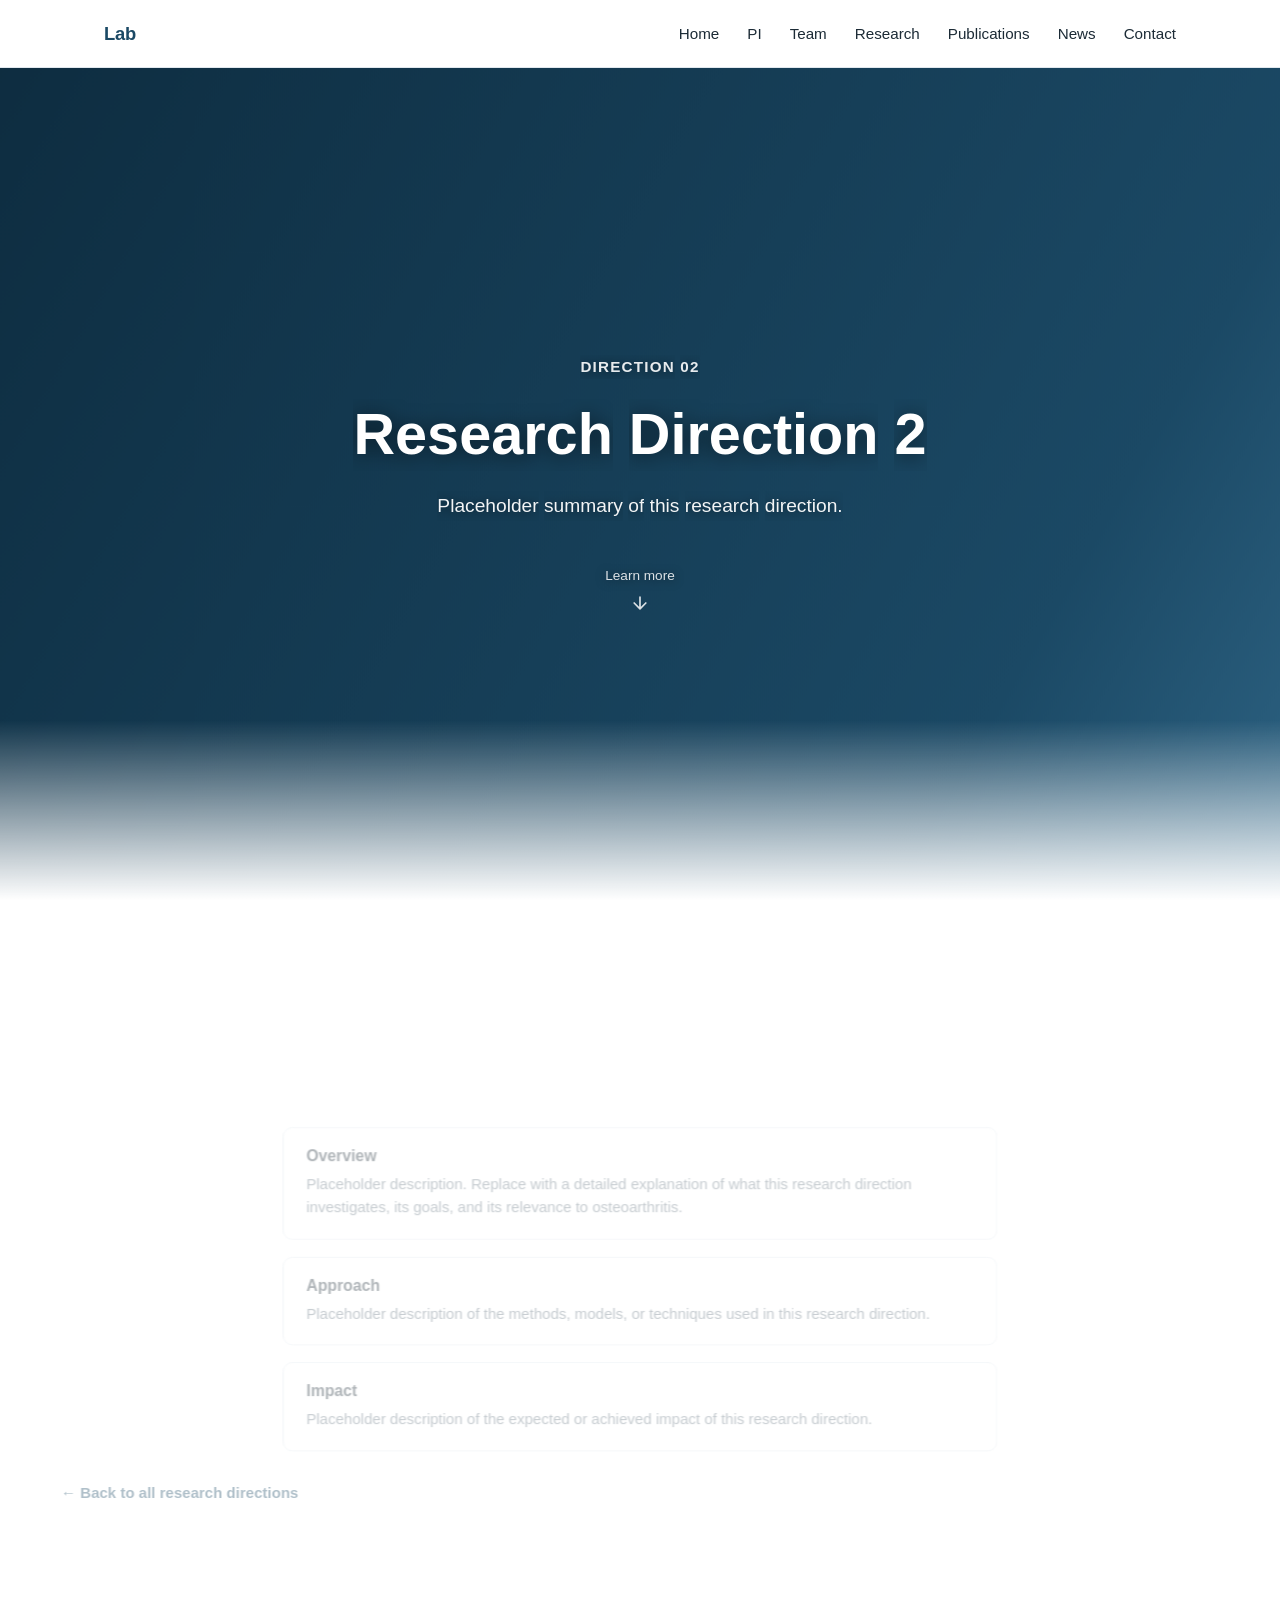
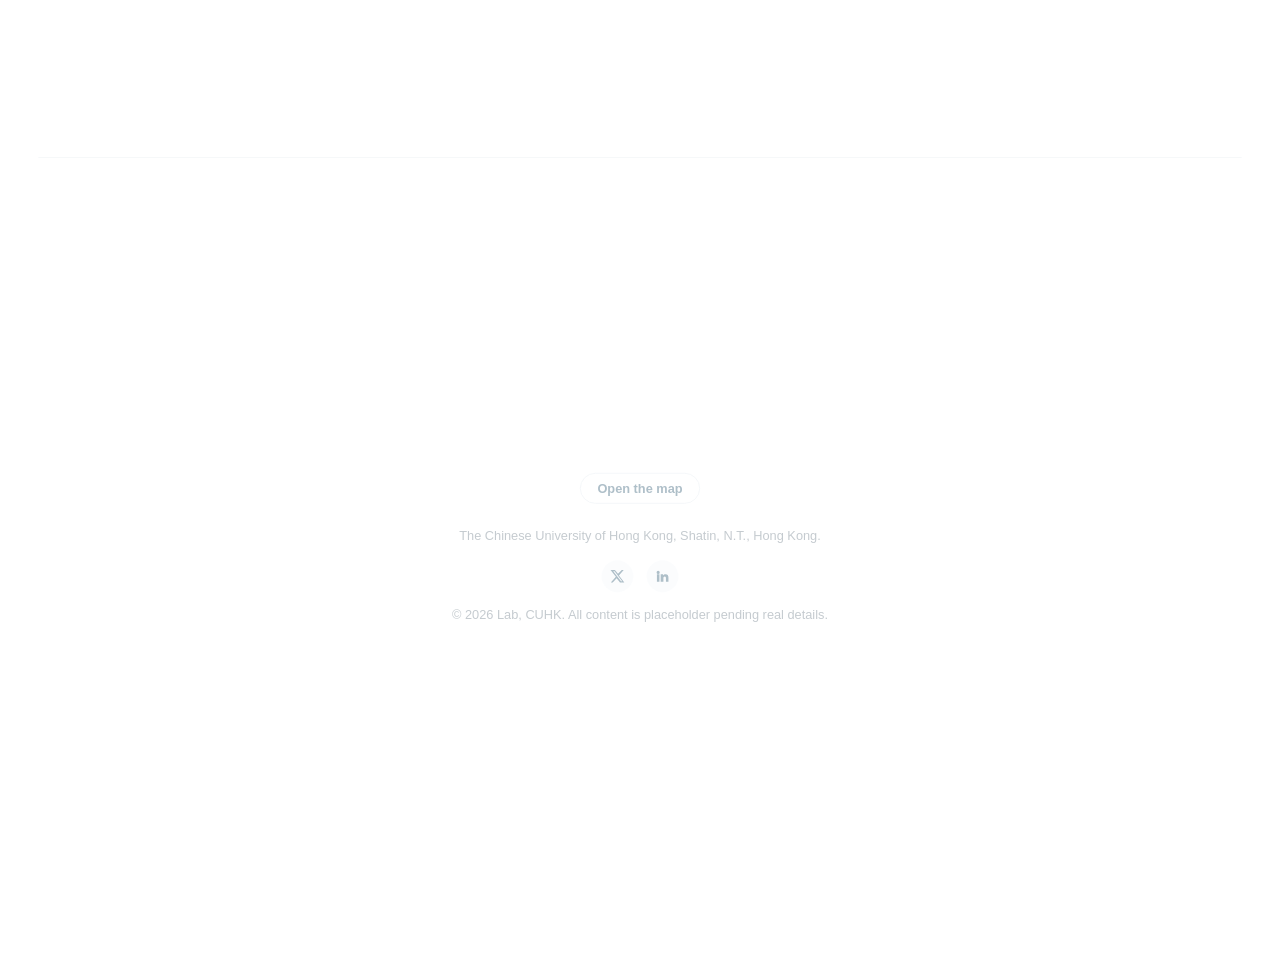
<file: research-2.html>
<!doctype html>
<html lang="en" class="snap-page">
<head>
<meta charset="UTF-8">
<meta name="viewport" content="width=device-width, initial-scale=1.0">
<title>Research Direction 2 | Lab</title>
<meta name="description" content="Details on Research Direction 2 at our lab, CUHK's osteoarthritis research group.">
<link rel="stylesheet" href="css/style.css">
</head>
<body>
<header class="site-header">
  <nav class="nav">
    <a href="index.html" class="nav-brand">Lab</a>
    <button class="nav-toggle" id="navToggle" aria-label="Toggle navigation" aria-expanded="false">
      <span></span><span></span><span></span>
    </button>
    <ul class="nav-links" id="navLinks">
      <li><a href="index.html">Home</a></li>
      <li><a href="pi.html">PI</a></li>
      <li><a href="team.html">Team</a></li>
      <li><a href="index.html#research" aria-current="page">Research</a></li>
      <li><a href="publications.html">Publications</a></li>
      <li><a href="news.html">News</a></li>
      <li><a href="contact.html">Contact</a></li>
    </ul>
  </nav>
</header>

<main>
  <section class="hero">
    <div class="hero-media"></div>
    <div class="hero-fade"></div>
    <div class="hero-content">
      <p class="tagline">Direction 02</p>
      <h1 class="hero-title">Research Direction 2</h1>
      <p class="lede">Placeholder summary of this research direction.</p>
      <a href="#details" class="scroll-cue">
        Learn more
        <svg width="20" height="20" viewBox="0 0 24 24" fill="none" stroke="currentColor" stroke-width="2" stroke-linecap="round" stroke-linejoin="round"><path d="M12 5v14M5 12l7 7 7-7"/></svg>
      </a>
    </div>
  </section>

  <section class="section" id="details">
    <div class="list-block">
      <div class="list-item reveal">
        <h3>Overview</h3>
        <p>Placeholder description. Replace with a detailed explanation of what this research direction investigates, its goals, and its relevance to osteoarthritis.</p>
      </div>
      <div class="list-item reveal">
        <h3>Approach</h3>
        <p>Placeholder description of the methods, models, or techniques used in this research direction.</p>
      </div>
      <div class="list-item reveal">
        <h3>Impact</h3>
        <p>Placeholder description of the expected or achieved impact of this research direction.</p>
      </div>
    </div>
    <a href="index.html#research" class="back-link">&larr; Back to all research directions</a>
  </section>
</main>

<footer class="site-footer">
  <div class="footer-inner">
    <button type="button" class="map-toggle" id="mapToggle" aria-expanded="false" aria-controls="mapEmbed">Open the map</button>
    <div class="map-embed" id="mapEmbed" hidden>
      <iframe src="https://www.google.com/maps?q=The+Chinese+University+of+Hong+Kong&output=embed" width="100%" height="280" style="border:0" loading="lazy" referrerpolicy="no-referrer-when-downgrade" title="Lab location map"></iframe>
    </div>
    <div class="footer-meta">
      <p>The Chinese University of Hong Kong, Shatin, N.T., Hong Kong.</p>
      <div class="social-links">
        <a href="#" aria-label="Lab on X (Twitter)">
          <svg width="16" height="16" viewBox="0 0 24 24" fill="currentColor" aria-hidden="true"><path d="M18.9 2H22l-7.6 8.7L23 22h-6.9l-5.4-6.6L4.5 22H1.4l8.1-9.3L1 2h7l4.9 6 6-6zm-1.2 18h1.9L7.4 4H5.3l12.4 16z"/></svg>
        </a>
        <a href="#" aria-label="Lab on LinkedIn">
          <svg width="16" height="16" viewBox="0 0 24 24" fill="currentColor" aria-hidden="true"><path d="M4.98 3.5a2.5 2.5 0 1 1 0 5 2.5 2.5 0 0 1 0-5zM3 9h4v12H3zM9 9h3.8v1.7h.05c.53-.95 1.83-1.95 3.77-1.95 4.03 0 4.78 2.5 4.78 5.75V21h-4v-5.6c0-1.34-.02-3.06-1.87-3.06-1.87 0-2.16 1.46-2.16 2.96V21H9z"/></svg>
        </a>
      </div>
      <p class="copyright">&copy; 2026 Lab, CUHK. All content is placeholder pending real details.</p>
    </div>
  </div>
</footer>

<script src="js/main.js"></script>
</body>
</html>
</file>
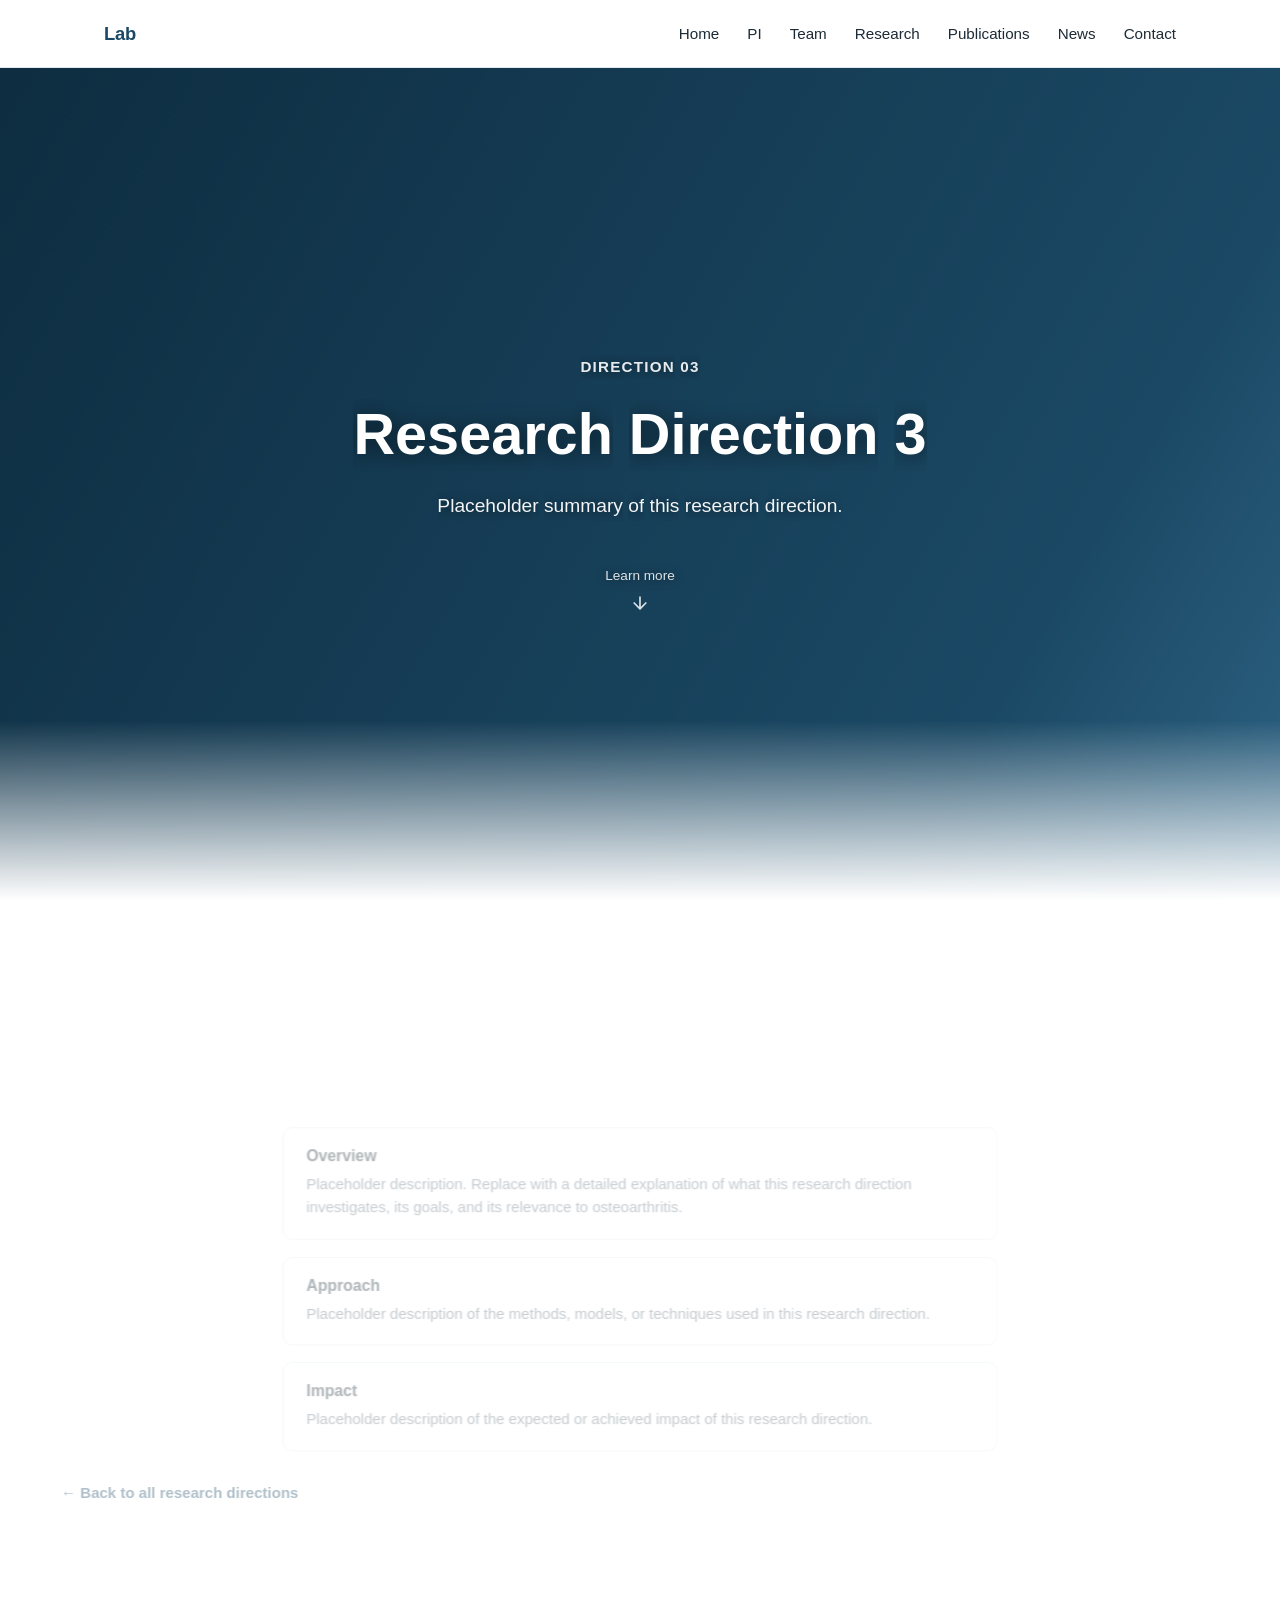
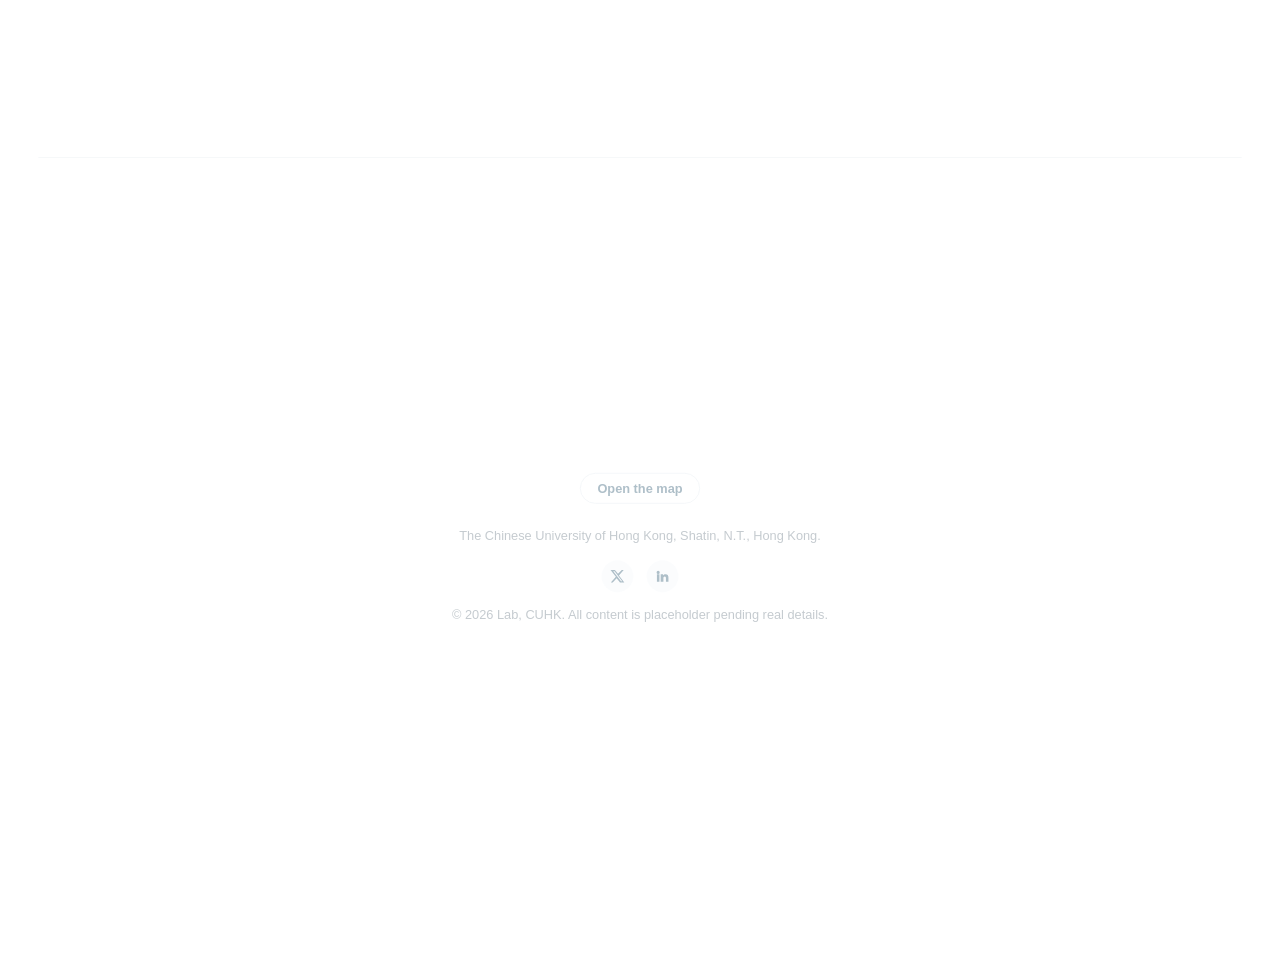
<file: research-3.html>
<!doctype html>
<html lang="en" class="snap-page">
<head>
<meta charset="UTF-8">
<meta name="viewport" content="width=device-width, initial-scale=1.0">
<title>Research Direction 3 | Lab</title>
<meta name="description" content="Details on Research Direction 3 at our lab, CUHK's osteoarthritis research group.">
<link rel="stylesheet" href="css/style.css">
</head>
<body>
<header class="site-header">
  <nav class="nav">
    <a href="index.html" class="nav-brand">Lab</a>
    <button class="nav-toggle" id="navToggle" aria-label="Toggle navigation" aria-expanded="false">
      <span></span><span></span><span></span>
    </button>
    <ul class="nav-links" id="navLinks">
      <li><a href="index.html">Home</a></li>
      <li><a href="pi.html">PI</a></li>
      <li><a href="team.html">Team</a></li>
      <li><a href="index.html#research" aria-current="page">Research</a></li>
      <li><a href="publications.html">Publications</a></li>
      <li><a href="news.html">News</a></li>
      <li><a href="contact.html">Contact</a></li>
    </ul>
  </nav>
</header>

<main>
  <section class="hero">
    <div class="hero-media"></div>
    <div class="hero-fade"></div>
    <div class="hero-content">
      <p class="tagline">Direction 03</p>
      <h1 class="hero-title">Research Direction 3</h1>
      <p class="lede">Placeholder summary of this research direction.</p>
      <a href="#details" class="scroll-cue">
        Learn more
        <svg width="20" height="20" viewBox="0 0 24 24" fill="none" stroke="currentColor" stroke-width="2" stroke-linecap="round" stroke-linejoin="round"><path d="M12 5v14M5 12l7 7 7-7"/></svg>
      </a>
    </div>
  </section>

  <section class="section" id="details">
    <div class="list-block">
      <div class="list-item reveal">
        <h3>Overview</h3>
        <p>Placeholder description. Replace with a detailed explanation of what this research direction investigates, its goals, and its relevance to osteoarthritis.</p>
      </div>
      <div class="list-item reveal">
        <h3>Approach</h3>
        <p>Placeholder description of the methods, models, or techniques used in this research direction.</p>
      </div>
      <div class="list-item reveal">
        <h3>Impact</h3>
        <p>Placeholder description of the expected or achieved impact of this research direction.</p>
      </div>
    </div>
    <a href="index.html#research" class="back-link">&larr; Back to all research directions</a>
  </section>
</main>

<footer class="site-footer">
  <div class="footer-inner">
    <button type="button" class="map-toggle" id="mapToggle" aria-expanded="false" aria-controls="mapEmbed">Open the map</button>
    <div class="map-embed" id="mapEmbed" hidden>
      <iframe src="https://www.google.com/maps?q=The+Chinese+University+of+Hong+Kong&output=embed" width="100%" height="280" style="border:0" loading="lazy" referrerpolicy="no-referrer-when-downgrade" title="Lab location map"></iframe>
    </div>
    <div class="footer-meta">
      <p>The Chinese University of Hong Kong, Shatin, N.T., Hong Kong.</p>
      <div class="social-links">
        <a href="#" aria-label="Lab on X (Twitter)">
          <svg width="16" height="16" viewBox="0 0 24 24" fill="currentColor" aria-hidden="true"><path d="M18.9 2H22l-7.6 8.7L23 22h-6.9l-5.4-6.6L4.5 22H1.4l8.1-9.3L1 2h7l4.9 6 6-6zm-1.2 18h1.9L7.4 4H5.3l12.4 16z"/></svg>
        </a>
        <a href="#" aria-label="Lab on LinkedIn">
          <svg width="16" height="16" viewBox="0 0 24 24" fill="currentColor" aria-hidden="true"><path d="M4.98 3.5a2.5 2.5 0 1 1 0 5 2.5 2.5 0 0 1 0-5zM3 9h4v12H3zM9 9h3.8v1.7h.05c.53-.95 1.83-1.95 3.77-1.95 4.03 0 4.78 2.5 4.78 5.75V21h-4v-5.6c0-1.34-.02-3.06-1.87-3.06-1.87 0-2.16 1.46-2.16 2.96V21H9z"/></svg>
        </a>
      </div>
      <p class="copyright">&copy; 2026 Lab, CUHK. All content is placeholder pending real details.</p>
    </div>
  </div>
</footer>

<script src="js/main.js"></script>
</body>
</html>
</file>
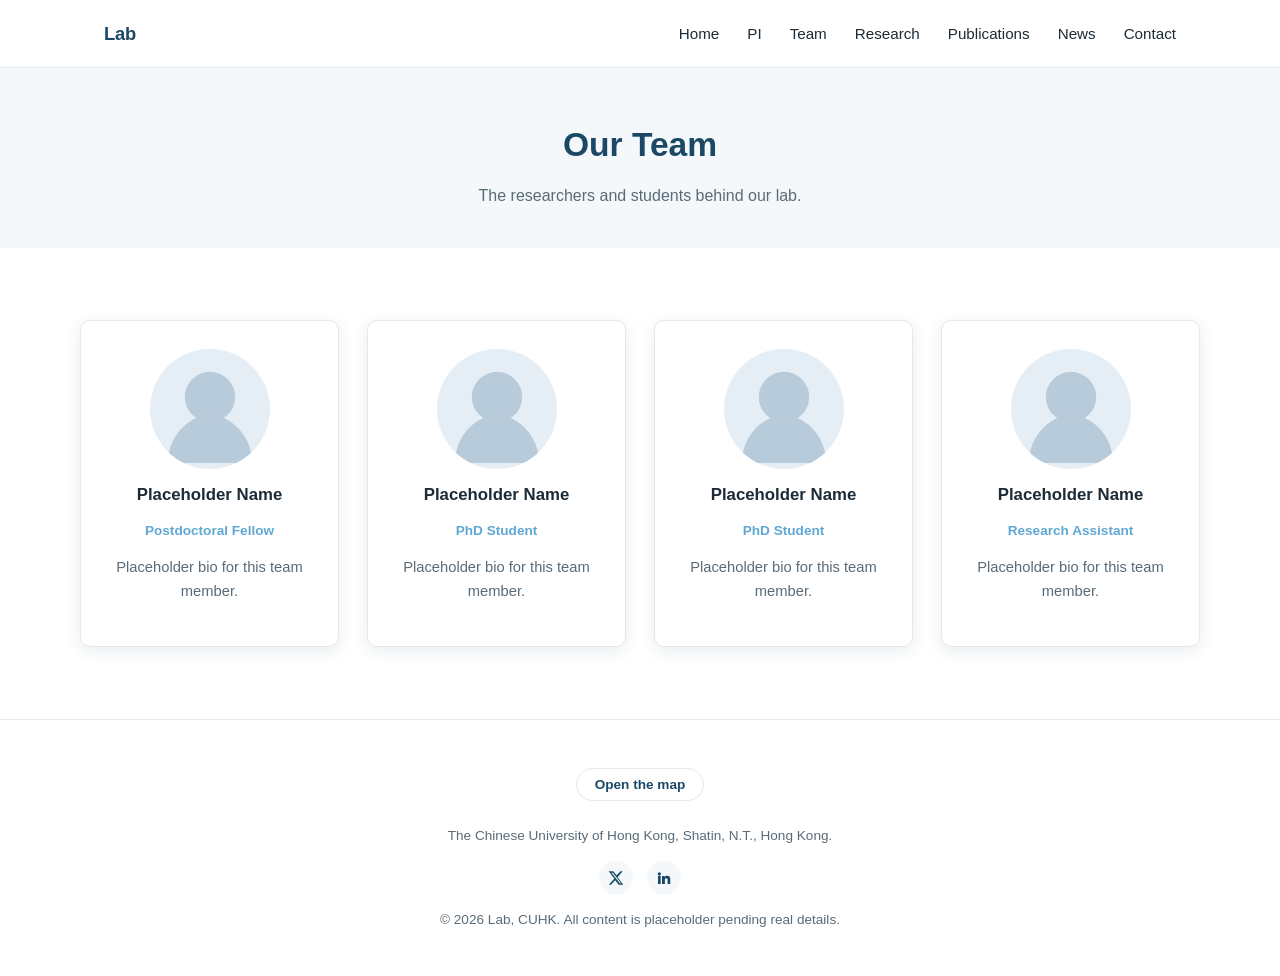
<file: team.html>
<!doctype html>
<html lang="en">
<head>
<meta charset="UTF-8">
<meta name="viewport" content="width=device-width, initial-scale=1.0">
<title>Team | Lab</title>
<meta name="description" content="Meet the members of our lab, an osteoarthritis research group at CUHK.">
<link rel="stylesheet" href="css/style.css">
</head>
<body>
<header class="site-header">
  <nav class="nav">
    <a href="index.html" class="nav-brand">Lab</a>
    <button class="nav-toggle" id="navToggle" aria-label="Toggle navigation" aria-expanded="false">
      <span></span><span></span><span></span>
    </button>
    <ul class="nav-links" id="navLinks">
      <li><a href="index.html">Home</a></li>
      <li><a href="pi.html">PI</a></li>
      <li><a href="team.html" aria-current="page">Team</a></li>
      <li><a href="index.html#research">Research</a></li>
      <li><a href="publications.html">Publications</a></li>
      <li><a href="news.html">News</a></li>
      <li><a href="contact.html">Contact</a></li>
    </ul>
  </nav>
</header>

<main>
  <header class="page-header">
    <h1>Our Team</h1>
    <p>The researchers and students behind our lab.</p>
  </header>

  <section class="section">
    <div class="card-grid">
      <div class="profile-card reveal">
        <img src="assets/avatar.svg" alt="Placeholder team member photo" width="120" height="120">
        <h3>Placeholder Name</h3>
        <p class="role">Postdoctoral Fellow</p>
        <p class="bio">Placeholder bio for this team member.</p>
      </div>
      <div class="profile-card reveal">
        <img src="assets/avatar.svg" alt="Placeholder team member photo" width="120" height="120">
        <h3>Placeholder Name</h3>
        <p class="role">PhD Student</p>
        <p class="bio">Placeholder bio for this team member.</p>
      </div>
      <div class="profile-card reveal">
        <img src="assets/avatar.svg" alt="Placeholder team member photo" width="120" height="120">
        <h3>Placeholder Name</h3>
        <p class="role">PhD Student</p>
        <p class="bio">Placeholder bio for this team member.</p>
      </div>
      <div class="profile-card reveal">
        <img src="assets/avatar.svg" alt="Placeholder team member photo" width="120" height="120">
        <h3>Placeholder Name</h3>
        <p class="role">Research Assistant</p>
        <p class="bio">Placeholder bio for this team member.</p>
      </div>
    </div>
  </section>
</main>

<footer class="site-footer">
  <div class="footer-inner">
    <button type="button" class="map-toggle" id="mapToggle" aria-expanded="false" aria-controls="mapEmbed">Open the map</button>
    <div class="map-embed" id="mapEmbed" hidden>
      <iframe src="https://www.google.com/maps?q=The+Chinese+University+of+Hong+Kong&output=embed" width="100%" height="280" style="border:0" loading="lazy" referrerpolicy="no-referrer-when-downgrade" title="Lab location map"></iframe>
    </div>
    <div class="footer-meta">
      <p>The Chinese University of Hong Kong, Shatin, N.T., Hong Kong.</p>
      <div class="social-links">
        <a href="#" aria-label="Lab on X (Twitter)">
          <svg width="16" height="16" viewBox="0 0 24 24" fill="currentColor" aria-hidden="true"><path d="M18.9 2H22l-7.6 8.7L23 22h-6.9l-5.4-6.6L4.5 22H1.4l8.1-9.3L1 2h7l4.9 6 6-6zm-1.2 18h1.9L7.4 4H5.3l12.4 16z"/></svg>
        </a>
        <a href="#" aria-label="Lab on LinkedIn">
          <svg width="16" height="16" viewBox="0 0 24 24" fill="currentColor" aria-hidden="true"><path d="M4.98 3.5a2.5 2.5 0 1 1 0 5 2.5 2.5 0 0 1 0-5zM3 9h4v12H3zM9 9h3.8v1.7h.05c.53-.95 1.83-1.95 3.77-1.95 4.03 0 4.78 2.5 4.78 5.75V21h-4v-5.6c0-1.34-.02-3.06-1.87-3.06-1.87 0-2.16 1.46-2.16 2.96V21H9z"/></svg>
        </a>
      </div>
      <p class="copyright">&copy; 2026 Lab, CUHK. All content is placeholder pending real details.</p>
    </div>
  </div>
</footer>

<script src="js/main.js"></script>
</body>
</html>
</file>
<file: css/style.css>
/* ---------- Design tokens ---------- */
:root {
  --color-bg: #ffffff;
  --color-bg-alt: #f4f8fb;
  --color-text: #1c2b36;
  --color-text-muted: #5a6b78;
  --color-primary: #1b4965;
  --color-primary-light: #5fa8d3;
  --color-border: #e1e8ee;
  --radius: 10px;
  --shadow: 0 4px 16px rgba(27, 73, 101, 0.10);
  --shadow-hover: 0 10px 28px rgba(27, 73, 101, 0.18);
  --max-width: 1120px;
  --nav-height: 68px;
  --transition: 0.25s ease;
}

/* ---------- Reset ---------- */
* {
  box-sizing: border-box;
}

html {
  scroll-behavior: smooth;
}

body {
  margin: 0;
  font-family: -apple-system, BlinkMacSystemFont, "Segoe UI", Roboto, Helvetica, Arial, sans-serif;
  color: var(--color-text);
  background: var(--color-bg);
  line-height: 1.6;
}

img {
  max-width: 100%;
  display: block;
}

a {
  color: var(--color-primary);
  text-decoration: none;
}

ul {
  list-style: none;
  margin: 0;
  padding: 0;
}

h1, h2, h3 {
  line-height: 1.25;
  margin: 0 0 0.5em;
}

.container {
  max-width: var(--max-width);
  margin: 0 auto;
  padding: 0 24px;
}

/* ---------- Navigation ---------- */
.site-header {
  position: sticky;
  top: 0;
  z-index: 100;
  height: var(--nav-height);
  background: rgba(255, 255, 255, 0.92);
  backdrop-filter: saturate(180%) blur(8px);
  border-bottom: 1px solid var(--color-border);
}

.nav {
  max-width: var(--max-width);
  margin: 0 auto;
  height: var(--nav-height);
  padding: 0 24px;
  display: flex;
  align-items: center;
  justify-content: space-between;
}

.nav-brand {
  font-weight: 700;
  font-size: 1.15rem;
  color: var(--color-primary);
  letter-spacing: -0.01em;
}

.nav-toggle {
  display: none;
  flex-direction: column;
  gap: 5px;
  background: none;
  border: none;
  cursor: pointer;
  padding: 8px;
}

.nav-toggle span {
  width: 24px;
  height: 2px;
  background: var(--color-primary);
  transition: transform var(--transition), opacity var(--transition);
}

.nav-links {
  display: flex;
  align-items: center;
  gap: 28px;
}

.nav-links a {
  color: var(--color-text);
  font-weight: 500;
  font-size: 0.95rem;
  transition: color var(--transition);
}

.nav-links a:hover,
.nav-links a.active {
  color: var(--color-primary);
}

@media (max-width: 760px) {
  .nav-toggle {
    display: flex;
  }

  .nav-links {
    position: absolute;
    top: var(--nav-height);
    left: 0;
    right: 0;
    background: var(--color-bg);
    flex-direction: column;
    align-items: flex-start;
    gap: 0;
    border-bottom: 1px solid var(--color-border);
    max-height: 0;
    overflow: hidden;
    transition: max-height var(--transition);
  }

  .nav-links.is-open {
    max-height: 400px;
  }

  .nav-links a {
    width: 100%;
    padding: 14px 24px;
    border-top: 1px solid var(--color-border);
  }
}

/* ---------- Hero ---------- */
.hero {
  position: relative;
  min-height: calc(100dvh - var(--nav-height));
  display: flex;
  align-items: center;
  justify-content: center;
  overflow: hidden;
  padding: 24px;
}

.hero-media {
  position: absolute;
  inset: -60px;
  z-index: 0;
  background: linear-gradient(120deg, #0d2b3e, #1b4965, #5fa8d3, #1b4965, #0d2b3e);
  background-size: 300% 300%;
  animation: heroGradientShift 18s ease infinite;
  will-change: transform, background-position;
}

@keyframes heroGradientShift {
  0% { background-position: 0% 50%; }
  50% { background-position: 100% 50%; }
  100% { background-position: 0% 50%; }
}

.hero-fade {
  position: absolute;
  left: 0;
  right: 0;
  bottom: 0;
  height: 180px;
  z-index: 1;
  background: linear-gradient(180deg, rgba(244, 248, 251, 0) 0%, var(--color-bg) 100%);
  pointer-events: none;
}

.hero-content {
  position: relative;
  z-index: 2;
  max-width: 640px;
  text-align: center;
  color: #ffffff;
}

.hero-title {
  font-size: clamp(2.4rem, 6vw, 3.6rem);
  color: #ffffff;
  margin: 0 0 6px;
  text-shadow: 0 2px 20px rgba(0, 0, 0, 0.55);
}

.hero .tagline {
  font-size: 0.95rem;
  font-weight: 700;
  color: rgba(255, 255, 255, 0.9);
  text-transform: uppercase;
  letter-spacing: 0.08em;
  margin: 0 0 20px;
  text-shadow: 0 1px 12px rgba(0, 0, 0, 0.55);
}

.hero p.lede {
  max-width: 560px;
  margin-left: auto;
  margin-right: auto;
  font-size: 1.2rem;
  color: rgba(255, 255, 255, 0.95);
  margin-bottom: 32px;
  text-shadow: 0 1px 12px rgba(0, 0, 0, 0.55);
}

.scroll-cue {
  margin-top: 12px;
  font-size: 0.85rem;
  color: rgba(255, 255, 255, 0.85);
  display: inline-flex;
  flex-direction: column;
  align-items: center;
  gap: 6px;
  text-shadow: 0 1px 10px rgba(0, 0, 0, 0.5);
}

.scroll-cue svg {
  animation: bounce 1.6s infinite;
}

/* Word-by-word hero text reveal */
.word-mask {
  display: inline-block;
  overflow: hidden;
  vertical-align: top;
}

.word-inner {
  display: inline-block;
  transform: translateY(115%);
  transition: transform 0.65s cubic-bezier(0.16, 0.84, 0.44, 1);
}

.hero-content.is-revealed .word-inner {
  transform: translateY(0);
}

@media (prefers-reduced-motion: reduce) {
  .word-inner {
    transition: none;
    transform: none;
  }
}

@keyframes bounce {
  0%, 100% { transform: translateY(0); }
  50% { transform: translateY(6px); }
}

/* ---------- Research panels ---------- */
.section {
  padding: 72px 24px;
}

.section-heading {
  text-align: center;
  max-width: 640px;
  margin: 0 auto 40px;
}

.section-heading h2 {
  font-size: 1.9rem;
}

.section-heading p {
  color: var(--color-text-muted);
}

.panel-grid {
  display: grid;
  grid-template-columns: repeat(auto-fit, minmax(260px, 1fr));
  gap: 24px;
  max-width: var(--max-width);
  margin: 0 auto;
}

.panel-card {
  display: block;
  background: var(--color-bg);
  border: 1px solid var(--color-border);
  border-radius: var(--radius);
  padding: 32px 28px;
  box-shadow: var(--shadow);
  transition: transform 0.2s ease, box-shadow 0.25s ease;
  transform: perspective(800px);
}

.panel-card:hover,
.panel-card:focus-visible {
  box-shadow: var(--shadow-hover);
}

.panel-card .panel-index {
  display: inline-block;
  font-size: 0.8rem;
  font-weight: 700;
  color: var(--color-primary-light);
  letter-spacing: 0.08em;
  margin-bottom: 10px;
}

.panel-card h3 {
  font-size: 1.25rem;
  color: var(--color-primary);
}

.panel-card p {
  color: var(--color-text-muted);
  margin: 0 0 14px;
}

.panel-card .panel-link {
  font-weight: 600;
  font-size: 0.9rem;
}

/* ---------- Homepage preview grids (publications / news) ---------- */
.section-alt {
  background: var(--color-bg-alt);
}

.preview-grid {
  display: grid;
  grid-template-columns: repeat(auto-fit, minmax(240px, 1fr));
  gap: 24px;
  max-width: var(--max-width);
  margin: 0 auto;
}

.preview-grid .list-item {
  height: 100%;
  transition: transform 0.2s ease, box-shadow 0.25s ease;
  transform: perspective(800px);
}

.preview-grid .list-item:hover {
  box-shadow: var(--shadow-hover);
}

.section-foot {
  text-align: center;
  margin: 32px auto 0;
}

.section-foot a {
  font-weight: 600;
}

/* ---------- Cards (PI / Team) ---------- */
.card-grid {
  display: grid;
  grid-template-columns: repeat(auto-fit, minmax(220px, 1fr));
  gap: 28px;
  max-width: var(--max-width);
  margin: 0 auto;
}

.profile-card {
  text-align: center;
  background: var(--color-bg);
  border: 1px solid var(--color-border);
  border-radius: var(--radius);
  padding: 28px 20px;
  box-shadow: var(--shadow);
  transition: transform 0.2s ease, box-shadow 0.25s ease;
  transform: perspective(800px);
}

.profile-card:hover {
  box-shadow: var(--shadow-hover);
}

.profile-card img {
  width: 120px;
  height: 120px;
  border-radius: 50%;
  margin: 0 auto 16px;
  object-fit: cover;
}

.profile-card h3 {
  font-size: 1.05rem;
  margin-bottom: 4px;
}

.profile-card .role {
  color: var(--color-primary-light);
  font-weight: 600;
  font-size: 0.85rem;
  margin-bottom: 10px;
}

.profile-card p.bio {
  color: var(--color-text-muted);
  font-size: 0.92rem;
}

.pi-profile {
  max-width: 640px;
  margin: 0 auto;
  display: flex;
  flex-direction: column;
  align-items: center;
  text-align: center;
  gap: 16px;
}

.pi-profile img {
  width: 160px;
  height: 160px;
  border-radius: 50%;
  object-fit: cover;
  box-shadow: var(--shadow);
}

/* ---------- Generic content blocks ---------- */
.page-header {
  background: var(--color-bg-alt);
  padding: 56px 24px 40px;
  text-align: center;
}

.page-header h1 {
  font-size: 2.1rem;
  color: var(--color-primary);
}

.page-header p {
  color: var(--color-text-muted);
  max-width: 560px;
  margin: 8px auto 0;
}

.list-block {
  max-width: 760px;
  margin: 0 auto;
  display: flex;
  flex-direction: column;
  gap: 18px;
}

.list-item {
  border: 1px solid var(--color-border);
  border-radius: var(--radius);
  padding: 20px 24px;
  background: var(--color-bg);
}

.list-item .meta {
  font-size: 0.82rem;
  color: var(--color-primary-light);
  font-weight: 600;
  text-transform: uppercase;
  letter-spacing: 0.04em;
  margin-bottom: 6px;
}

.list-item h3 {
  font-size: 1.05rem;
  margin-bottom: 6px;
}

.list-item p {
  color: var(--color-text-muted);
  margin: 0;
}

.back-link {
  display: inline-block;
  margin-top: 32px;
  font-weight: 600;
}

.contact-grid {
  max-width: 760px;
  margin: 0 auto;
  display: grid;
  grid-template-columns: repeat(auto-fit, minmax(220px, 1fr));
  gap: 24px;
}

.contact-grid .list-item h3 {
  color: var(--color-primary);
}

/* ---------- Footer ---------- */
.site-footer {
  border-top: 1px solid var(--color-border);
  padding: 48px 24px 32px;
  color: var(--color-text-muted);
  font-size: 0.85rem;
}

.footer-inner {
  max-width: var(--max-width);
  margin: 0 auto;
  text-align: center;
}

.map-toggle {
  background: none;
  border: 1px solid var(--color-border);
  border-radius: 999px;
  padding: 8px 18px;
  font-size: 0.85rem;
  font-weight: 600;
  color: var(--color-primary);
  cursor: pointer;
  transition: background var(--transition), border-color var(--transition);
}

.map-toggle:hover {
  background: var(--color-bg-alt);
  border-color: var(--color-primary-light);
}

.map-embed {
  margin-top: 20px;
  border-radius: var(--radius);
  overflow: hidden;
  box-shadow: var(--shadow);
}

.map-embed[hidden] {
  display: none;
}

.footer-meta {
  margin-top: 24px;
}

.social-links {
  display: flex;
  justify-content: center;
  gap: 14px;
  margin: 14px 0;
}

.social-links a {
  display: inline-flex;
  align-items: center;
  justify-content: center;
  width: 34px;
  height: 34px;
  border-radius: 50%;
  background: var(--color-bg-alt);
  color: var(--color-primary);
  transition: background var(--transition), color var(--transition);
}

.social-links a:hover {
  background: var(--color-primary);
  color: #fff;
}

.copyright {
  margin-top: 10px;
}

/* ---------- Scroll reveal ---------- */
.reveal {
  opacity: 0;
  transform: translateY(32px) scale(0.98);
  transition: opacity 0.9s cubic-bezier(0.16, 0.84, 0.44, 1), transform 0.9s cubic-bezier(0.16, 0.84, 0.44, 1);
}

.reveal.is-visible {
  opacity: 1;
  transform: translateY(0) scale(1);
}

/* Stagger grid items so they settle in one after another rather than all at once */
.panel-grid > .reveal:nth-child(2),
.card-grid > .reveal:nth-child(2),
.list-block > .reveal:nth-child(2),
.contact-grid > .reveal:nth-child(2) {
  transition-delay: 0.1s;
}

.panel-grid > .reveal:nth-child(3),
.card-grid > .reveal:nth-child(3),
.list-block > .reveal:nth-child(3),
.contact-grid > .reveal:nth-child(3) {
  transition-delay: 0.2s;
}

.card-grid > .reveal:nth-child(4) {
  transition-delay: 0.3s;
}

@media (prefers-reduced-motion: reduce) {
  html {
    scroll-behavior: auto;
  }

  .reveal {
    transition: none;
    transform: none;
    opacity: 1;
  }

  .hero-image {
    transform: none !important;
  }

  html.snap-page {
    scroll-snap-type: none;
  }
}

/* ---------- Full-page scroll snap (homepage & research direction pages) ---------- */
/* Each section fills the screen and locks into place as you scroll, so the
   next section replaces the current one like a slide change rather than
   gradually scrolling into view. */
html.snap-page {
  scroll-snap-type: y mandatory;
  scroll-padding-top: var(--nav-height);
}

html.snap-page .hero,
html.snap-page .section {
  min-height: calc(100dvh - var(--nav-height));
  display: flex;
  flex-direction: column;
  justify-content: center;
  scroll-snap-align: start;
  scroll-snap-stop: always;
}

html.snap-page .site-footer {
  min-height: calc(100dvh - var(--nav-height));
  display: flex;
  align-items: center;
  scroll-snap-align: start;
  scroll-snap-stop: always;
}

html.snap-page .footer-inner {
  width: 100%;
}

/* Each "page" scales/fades in as it becomes the active slide, and recedes
   when it's not, for a more cinematic transition between sections. */
html.snap-page .hero,
html.snap-page .section,
html.snap-page .site-footer {
  opacity: 0.35;
  transform: scale(0.94);
  transition: opacity 0.7s cubic-bezier(0.16, 0.84, 0.44, 1), transform 0.7s cubic-bezier(0.16, 0.84, 0.44, 1);
}

html.snap-page .hero.is-active,
html.snap-page .section.is-active,
html.snap-page .site-footer.is-active {
  opacity: 1;
  transform: scale(1);
}

@media (prefers-reduced-motion: reduce) {
  html.snap-page .hero,
  html.snap-page .section,
  html.snap-page .site-footer {
    opacity: 1;
    transform: none;
    transition: none;
  }
}
</file>
